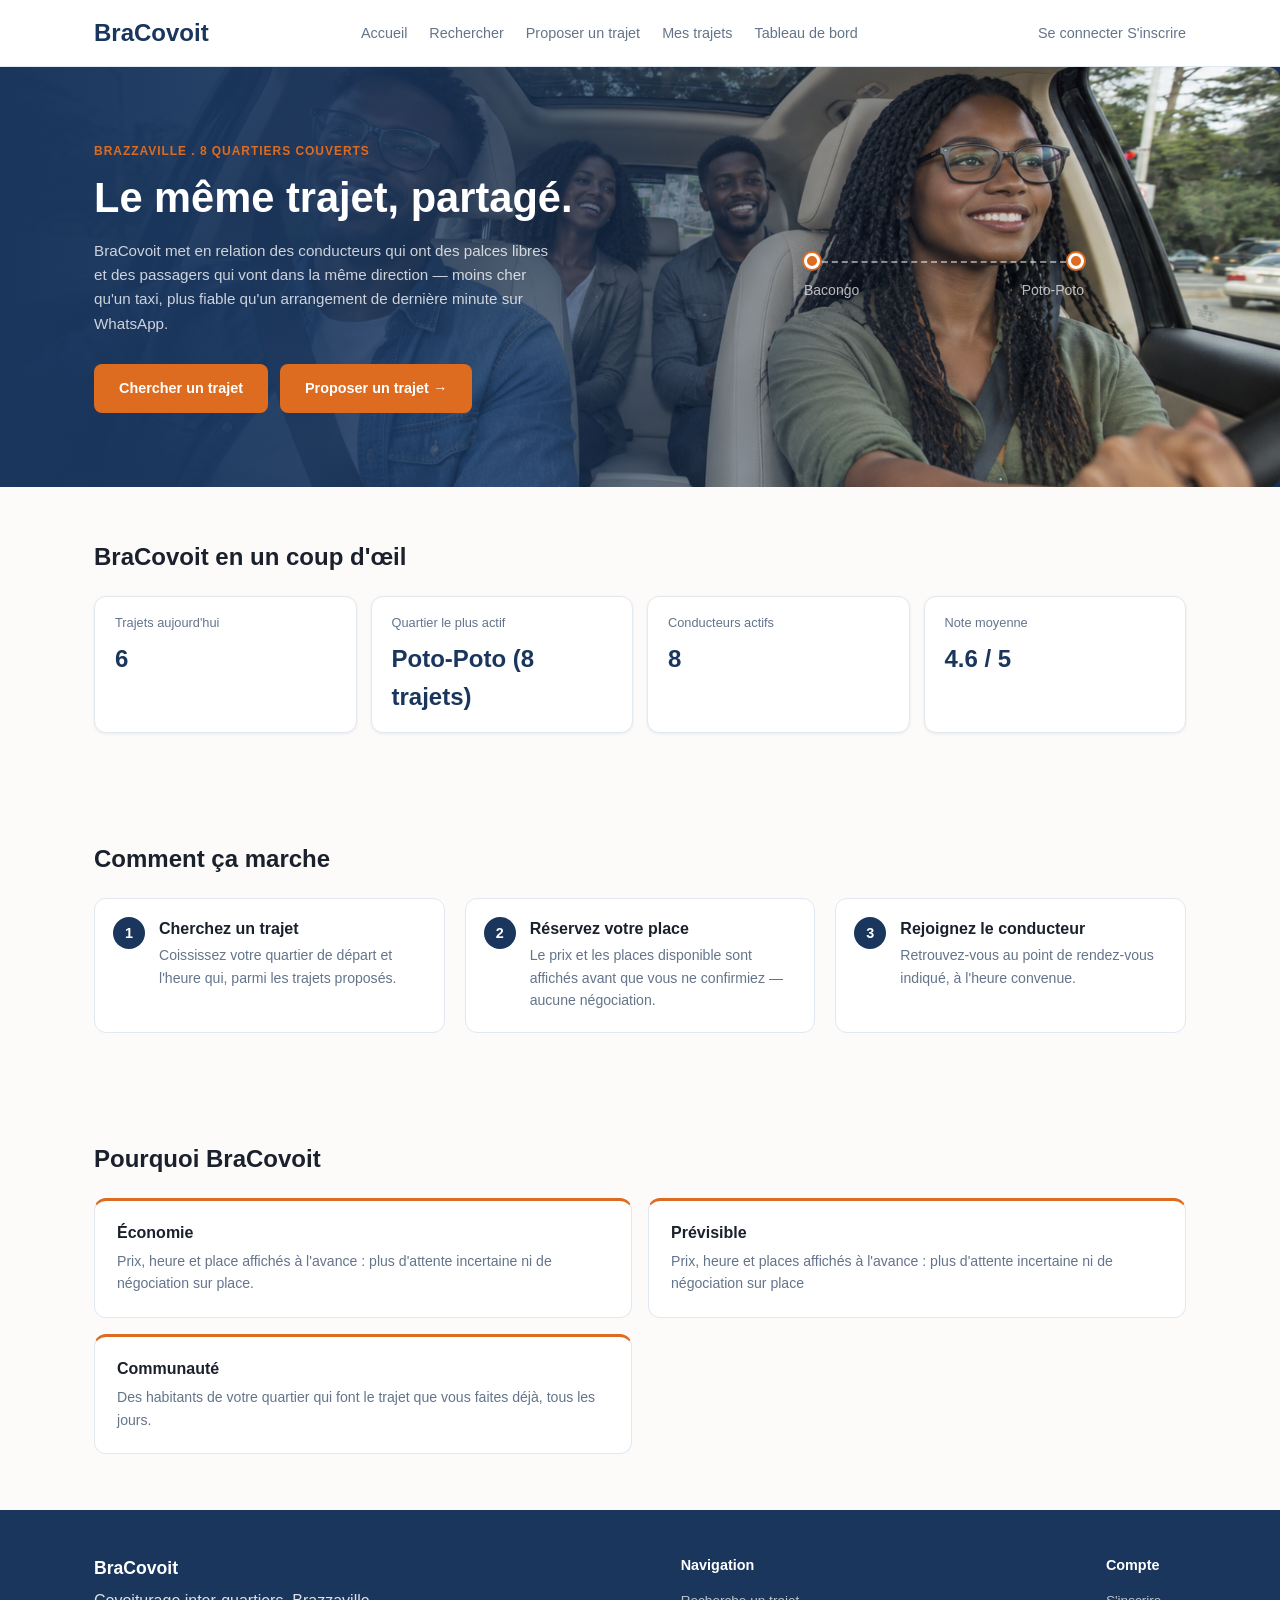
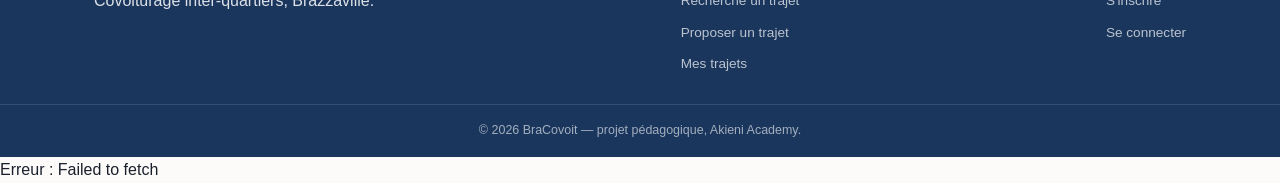
<file: frontend/accueil/index.html>
<!doctype html>
<html lang="fr">
  <head>
    <meta charset="UTF-8" />
    <meta name="viewport" content="width=device-width, initial-scale=1.0" />
    <title>BraCovoit — Accueil</title>
    <link rel="stylesheet" href="accueil.css" />
  </head>
  <body id="page-accueil">
    <!-- =====================================================================
       NAVIGATION — TODO (Dev FS1)
       Construire un menu de navigation vers les 9 pages du site (Accueil,
       Recherche, Proposer un trajet, Mes trajets, Tableau de bord,
       Inscription, Connexion).
       Doit inclure un menu burger fonctionnel en dessous de 768px.
       ===================================================================== -->

    <header class="site-header">
      <div class="container header-inner">
        <a href="index.html" class="logo">BraCovoit</a>

        <input type="checkbox" id="menu-toggle" class="menu-toggle" />
        <label for="menu-toggle" class="burger" aria-label="Ouvrir le menu">
          <span></span> <span></span><span></span>
        </label>

        <nav class="main-nav" aria-label="Navigation principale">
          <ul>
            <li><a href="index.html" aria-current="page">Accueil</a></li>
            <li>
              <a href="../recherche/recherche.html" aria-current="page"
                >Rechercher</a
              >
            </li>
            <li>
              <a href="../proposer/proposer.html" aria-current="page"
                >Proposer un trajet</a
              >
            </li>
            <li>
              <a href="../mes-trajets/mes-trajets.html" aria-current="page"
                >Mes trajets</a
              >
            </li>
            <li>
              <a href="../dashboard/dashboard.html" aria-current="page"
                >Tableau de bord</a
              >
            </li>
          </ul>

          <div id="nav-session">
            <!-- NE PAS MODIFIER l'id — main.js y affiche l'état de connexion -->
            <a href="../login/login.html" class="lien-session">seconnecter</a>
            <a href="../inscription/inscription.html" class="btn btn-small"
              >s'inscrire</a
            >
          </div>
        </nav>
      </div>
    </header>

    <main>
      <!-- =====================================================================
         HERO — TODO (Dev FS1)
         Section d'introduction : titre accrocheur, sous-titre expliquant le
         principe (mise en relation conducteurs/passagers à Brazzaville),
         bouton d'appel à l'action vers la page Recherche.
         ===================================================================== -->

      <section class="hero">
        <div class="hero-bg">
              <img
                src="images/imageCovoit.png"
                alt="image quatre passages souriant partageant un trajet en voiture à Brazzaville"
                class="hero-bg-image"
              />
              <div class="hero-gradient"></div>
            </div>
            
        <div class="container hero-inner">
          <div class="hero-text">
            <p class="eyebrow">Brazzaville . 8 quartiers couverts</p>
            <h1>Le même trajet, partagé.</h1>
            <p class="hero-desc">
              BraCovoit met en relation des conducteurs qui ont des palces
              libres et des passagers qui vont dans la même direction — moins
              cher qu'un taxi, plus fiable qu'un arrangement de dernière minute
              sur WhatsApp.
            </p>
            <div class="hero-actions">
              <a href="../recherche/recherche.html" class="btn btn-primary"
                >Chercher un trajet</a
              >
              <a href="../recherche/recherche.html" class="btn btn-primary"
                >Proposer un trajet →</a
              >
            </div>
          </div>

          <div class="hero-visual" aria-hidden="true">
            <div class="route-line">
              <span class="pin pin-depart"></span>
              <span class="pin pin-arrivee"></span>
            </div>
            <div class="route-labels">
              <span>Bacongo</span>
              <span>Poto-Poto</span>
            </div>
          </div>
        </div>
      </section>

      <!-- =====================================================================
         CARTES INDICATEURS — TODO (Dev FS1)
         Construire 4 cartes affichant les indicateurs clés du service.
         Layout : Flexbox ou Grid, responsive (1 colonne mobile, 2 colonnes
         tablette, 4 colonnes desktop).

         *** NE PAS MODIFIER les id ci-dessous — main.js les utilise pour
         injecter les valeurs calculées par le backend ***
         ===================================================================== -->

      <section class="section indicateurs">
        <div class="container">
          <h2 class="section-title">BraCovoit en un coup d'œil</h2>
          <div class="grille-indicateurs">
            <div class="carte-indicateur">
              <p class="label">Trajets aujourd'hui</p>
              <p class="valeur">6</p>
            </div>
            <div class="carte-indicateur">
              <p class="label">Quartier le plus actif</p>
              <p class="valeur">Poto-Poto (8 trajets)</p>
            </div>
            <div class="carte-indicateur">
              <p class="label">Conducteurs actifs</p>
              <p class="valeur">8</p>
            </div>
            <div class="carte-indicateur">
              <p class="label">Note moyenne</p>
              <p class="valeur">4.6 / 5</p>
            </div>
          </div>
        </div>
      </section>
      <!-- =====================================================================
         COMMENT ÇA MARCHE — TODO (Dev FS1)
         3 à 4 étapes illustrant le parcours utilisateur : rechercher un
         trajet → réserver une place → rejoindre le conducteur. Layout en
         ligne sur desktop, empilé sur mobile.
         ===================================================================== -->

      <section class="section comment-ca-marche">
        <div class="container">
          <h2 class="section-title">Comment ça marche</h2>

          <ol class="etapes">
            <li class="etape">
              <span class="etape-num">1</span>
              <h3>Cherchez un trajet</h3>
              <p>
                Coississez votre quartier de départ et l'heure qui, parmi les
                trajets proposés.
              </p>
            </li>
            <li class="etape">
              <span class="etape-num">2</span>
              <h3>Réservez votre place</h3>
              <p>
                Le prix et les places disponible sont affichés avant que vous ne
                confirmiez — aucune négociation.
              </p>
            </li>
            <li class="etape">
              <span class="etape-num">3</span>
              <h3>Rejoignez le conducteur</h3>
              <p>
                Retrouvez-vous au point de rendez-vous indiqué, à l'heure
                convenue.
              </p>
            </li>
          </ol>
        </div>
      </section>

      <!-- =====================================================================
         POURQUOI BRACOVOIT — TODO (Dev FS1)
         3 arguments clés (économique, écologique, communautaire par
         exemple). Layout en grille de cartes.
         ===================================================================== -->
      <section class="section pourquoi">
        <div class="container">
          <h2 class="section-title">Pourquoi BraCovoit</h2>

          <div class="grille-arguments">
            <article class="carte-argument">
              <h3>Économie</h3>
              <p>
                Prix, heure et place affichés à l'avance : plus d'attente
                incertaine ni de négociation sur place.
              </p>
            </article>
            <article class="carte-argument">
              <h3>Prévisible</h3>
              <p>
                Prix, heure et places affichés à l'avance : plus d'attente
                incertaine ni de négociation sur place
              </p>
            </article>
            <article class="carte-argument">
              <h3>Communauté</h3>
              <p>
                Des habitants de votre quartier qui font le trajet que vous
                faites déjà, tous les jours.
              </p>
            </article>
          </div>
        </div>
      </section>
    </main>

    <!-- FOOTER — TODO (Dev FS1) : liens utiles, mentions -->

    <footer class="site-footer">
      <div class="container footer-inner">
        <div class="footer-col">
          <p class="logo logo-light">BraCovoit</p>
          <p>Covoiturage inter-quartiers, Brazzaville.</p>
        </div>
        <div class="footer-col">
          <h4>Navigation</h4>
          <ul>
            <li>
              <a href="../recherche/recherche.html">Recherche un trajet</a>
            </li>
            <li><a href="../proposer/proposer.html">Proposer un trajet</a></li>
            <li><a href="../mes-trajets/mes-trajets.html">Mes trajets</a></li>
          </ul>
        </div>
        <div class="footer-col">
          <h4>Compte</h4>
          <ul>
            <li><a href="../inscription/inscription.html">S'inscrire</a></li>
            <li><a href="../login/login.html">Se connecter</a></li>
          </ul>
        </div>
      </div>
      <p class="footer-bottom">
        © 2026 BraCovoit — projet pédagogique, Akieni Academy.
      </p>
    </footer>
    <div id="erreur-globale" hidden></div>

    <!-- NE PAS MODIFIER — scripts de connexion au backend -->
    <script src="../functions.js"></script>
    <script src="../main.js"></script>
  </body>
</html>
</file>
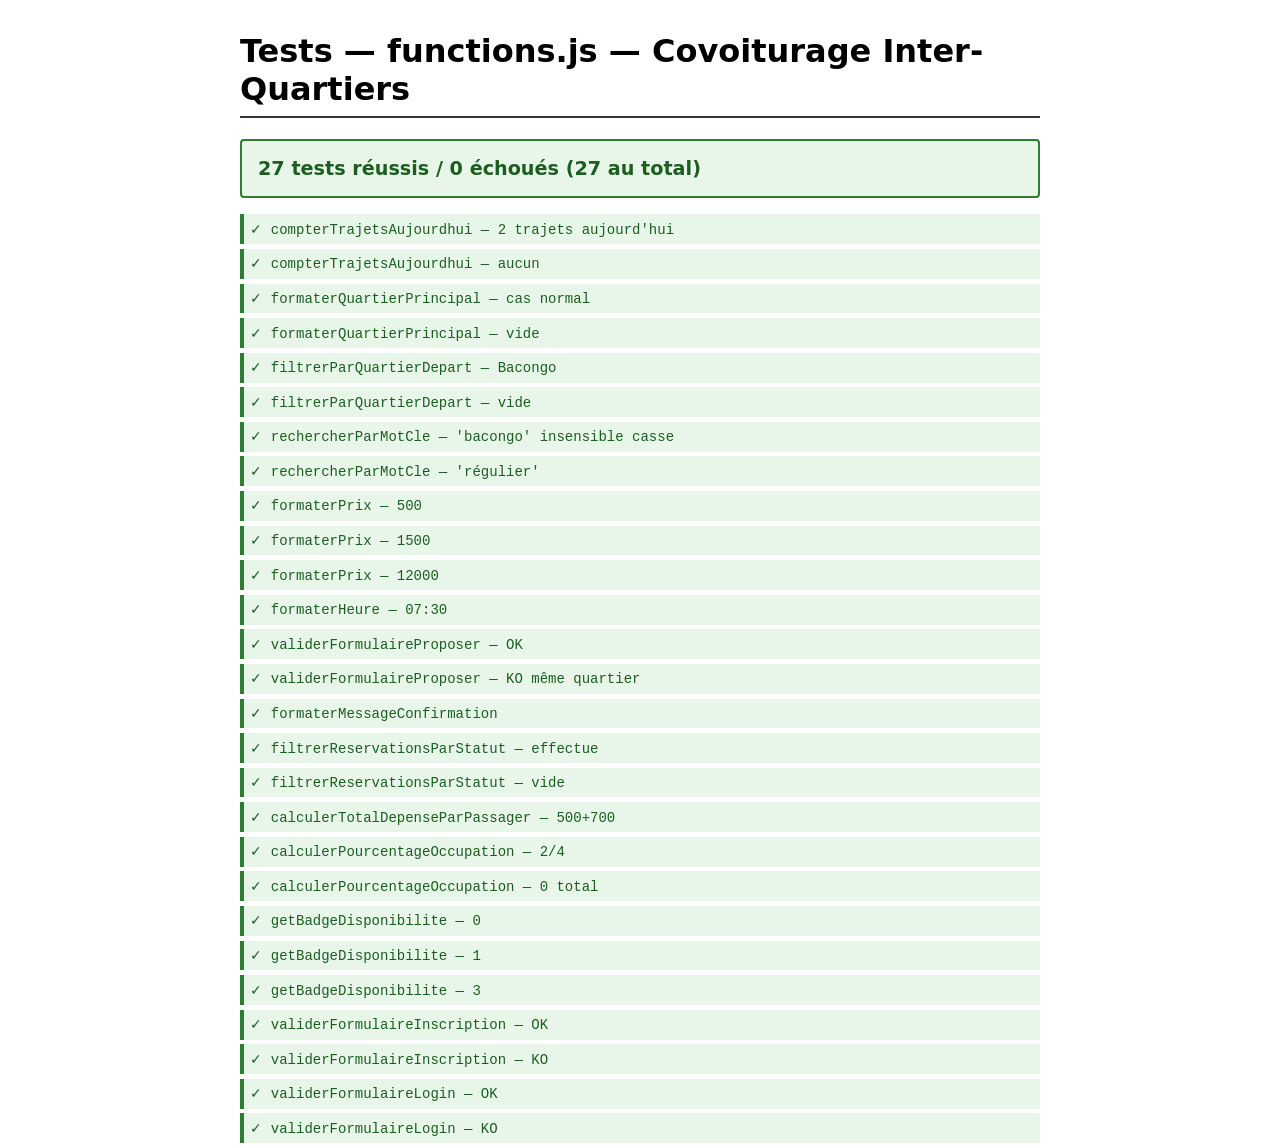
<file: frontend/functions.test.html>
<!DOCTYPE html>
<html lang="fr">
<head>
  <meta charset="UTF-8">
  <title>Tests — functions.js — Covoiturage</title>
  <style>
    body{font-family:system-ui,sans-serif;max-width:800px;margin:2rem auto;padding:0 1rem}
    h1{border-bottom:2px solid #333;padding-bottom:.5rem}
    .test{padding:.4rem;border-left:4px solid #ccc;margin:.3rem 0;font-family:monospace;font-size:14px}
    .pass{border-color:#2e7d32;background:#e8f5e9;color:#1b5e20}
    .fail{border-color:#c62828;background:#ffebee;color:#b71c1c}
    #summary{padding:1rem;font-size:1.2rem;font-weight:bold;margin-bottom:1rem;border-radius:4px}
    #summary.all-pass{background:#e8f5e9;color:#1b5e20;border:2px solid #2e7d32}
    #summary.some-fail{background:#ffebee;color:#b71c1c;border:2px solid #c62828}
  </style>
</head>
<body>
  <h1>Tests — functions.js — Covoiturage Inter-Quartiers</h1>
  <div id="summary"></div>
  <div id="results"></div>

  <script src="functions.js"></script>
  <script>
    const results = document.getElementById("results");
    let passed = 0, failed = 0;

    function assert(name, expected, actual) {
      const eq = JSON.stringify(expected) === JSON.stringify(actual);
      const div = document.createElement("div");
      div.className = "test " + (eq ? "pass" : "fail");
      div.textContent = (eq ? "✓ " : "✗ ") + name + (eq ? "" : ` (attendu: ${JSON.stringify(expected)}, obtenu: ${JSON.stringify(actual)})`);
      results.appendChild(div);
      if (eq) passed++; else failed++;
    }

    // Dev FS1
    assert("compterTrajetsAujourdhui — 2 trajets aujourd'hui",
      2, compterTrajetsAujourdhui([{date:"2026-07-27"},{date:"2026-07-28"},{date:"2026-07-27"}], "2026-07-27"));
    assert("compterTrajetsAujourdhui — aucun", 0, compterTrajetsAujourdhui([], "2026-07-27"));
    assert("formaterQuartierPrincipal — cas normal",
      "Poto-Poto (8 trajets)", formaterQuartierPrincipal({"Bacongo": 5, "Poto-Poto": 8, "Moungali": 3}));
    assert("formaterQuartierPrincipal — vide", "Aucun trajet", formaterQuartierPrincipal({}));

    // Dev FS2
    const tr = [
      {id:1, quartier_depart:"Bacongo", quartier_arrivee:"Poto-Poto", commentaire:""},
      {id:2, quartier_depart:"Moungali", quartier_arrivee:"Bacongo", commentaire:"régulier"},
      {id:3, quartier_depart:"Bacongo", quartier_arrivee:"Talangaï", commentaire:""},
    ];
    assert("filtrerParQuartierDepart — Bacongo", 2, filtrerParQuartierDepart(tr,"Bacongo").length);
    assert("filtrerParQuartierDepart — vide", 3, filtrerParQuartierDepart(tr,"").length);
    assert("rechercherParMotCle — 'bacongo' insensible casse", 3, rechercherParMotCle(tr,"BACONGO").length);
    assert("rechercherParMotCle — 'régulier'", 1, rechercherParMotCle(tr,"régulier").length);

    // Dev FS3
    assert("formaterPrix — 500", "500 FCFA", formaterPrix(500));
    assert("formaterPrix — 1500", "1 500 FCFA", formaterPrix(1500));
    assert("formaterPrix — 12000", "12 000 FCFA", formaterPrix(12000));
    assert("formaterHeure — 07:30", "07h30", formaterHeure("07:30"));

    // Dev FS4
    const okForm = {quartier_depart:"Bacongo",quartier_arrivee:"Poto-Poto",heure:"07:30",places_dispo:2,prix_place:500};
    assert("validerFormulaireProposer — OK", true, validerFormulaireProposer(okForm).valide);
    const badForm = {quartier_depart:"Bacongo",quartier_arrivee:"Bacongo",heure:"7:30",places_dispo:10,prix_place:0};
    assert("validerFormulaireProposer — KO même quartier", false, validerFormulaireProposer(badForm).valide);
    assert("formaterMessageConfirmation",
      "Bonjour Marie, votre réservation pour Bacongo → Poto-Poto à 07:30 a été enregistrée.",
      formaterMessageConfirmation("Marie","Bacongo","Poto-Poto","07:30"));

    // Dev FS5
    const res = [{statut:"effectue"},{statut:"annule"},{statut:"en_attente"}];
    assert("filtrerReservationsParStatut — effectue", 1, filtrerReservationsParStatut(res,"effectue").length);
    assert("filtrerReservationsParStatut — vide", 3, filtrerReservationsParStatut(res,"").length);
    const resPrix = [
      {statut:"effectue", trajet:{prix_place:500}},
      {statut:"annule", trajet:{prix_place:1000}},
      {statut:"en_attente", trajet:{prix_place:700}},
    ];
    assert("calculerTotalDepenseParPassager — 500+700", 1200, calculerTotalDepenseParPassager(resPrix));

    // Dev FS6
    assert("calculerPourcentageOccupation — 2/4", 50, calculerPourcentageOccupation(2,4));
    assert("calculerPourcentageOccupation — 0 total", 0, calculerPourcentageOccupation(0,0));
    assert("getBadgeDisponibilite — 0", {libelle:"Complet",classe:"badge-complet"}, getBadgeDisponibilite(0));
    assert("getBadgeDisponibilite — 1", {libelle:"1 place",classe:"badge-limite"}, getBadgeDisponibilite(1));
    assert("getBadgeDisponibilite — 3", {libelle:"3 places",classe:"badge-dispo"}, getBadgeDisponibilite(3));

    // Dev FS7
    const okInscription = {nom:"Marie", telephone:"066123456", mot_de_passe:"secret"};
    assert("validerFormulaireInscription — OK", true, validerFormulaireInscription(okInscription).valide);
    const badInscription = {nom:"", telephone:"123", mot_de_passe:"ab"};
    assert("validerFormulaireInscription — KO", false, validerFormulaireInscription(badInscription).valide);
    const okLogin = {telephone:"066123456", mot_de_passe:"secret"};
    assert("validerFormulaireLogin — OK", true, validerFormulaireLogin(okLogin).valide);
    const badLogin = {telephone:"", mot_de_passe:""};
    assert("validerFormulaireLogin — KO", false, validerFormulaireLogin(badLogin).valide);

    const summary = document.getElementById("summary");
    summary.textContent = `${passed} tests réussis / ${failed} échoués (${passed + failed} au total)`;
    summary.className = failed === 0 ? "all-pass" : "some-fail";
  </script>
</body>
</html>
</file>
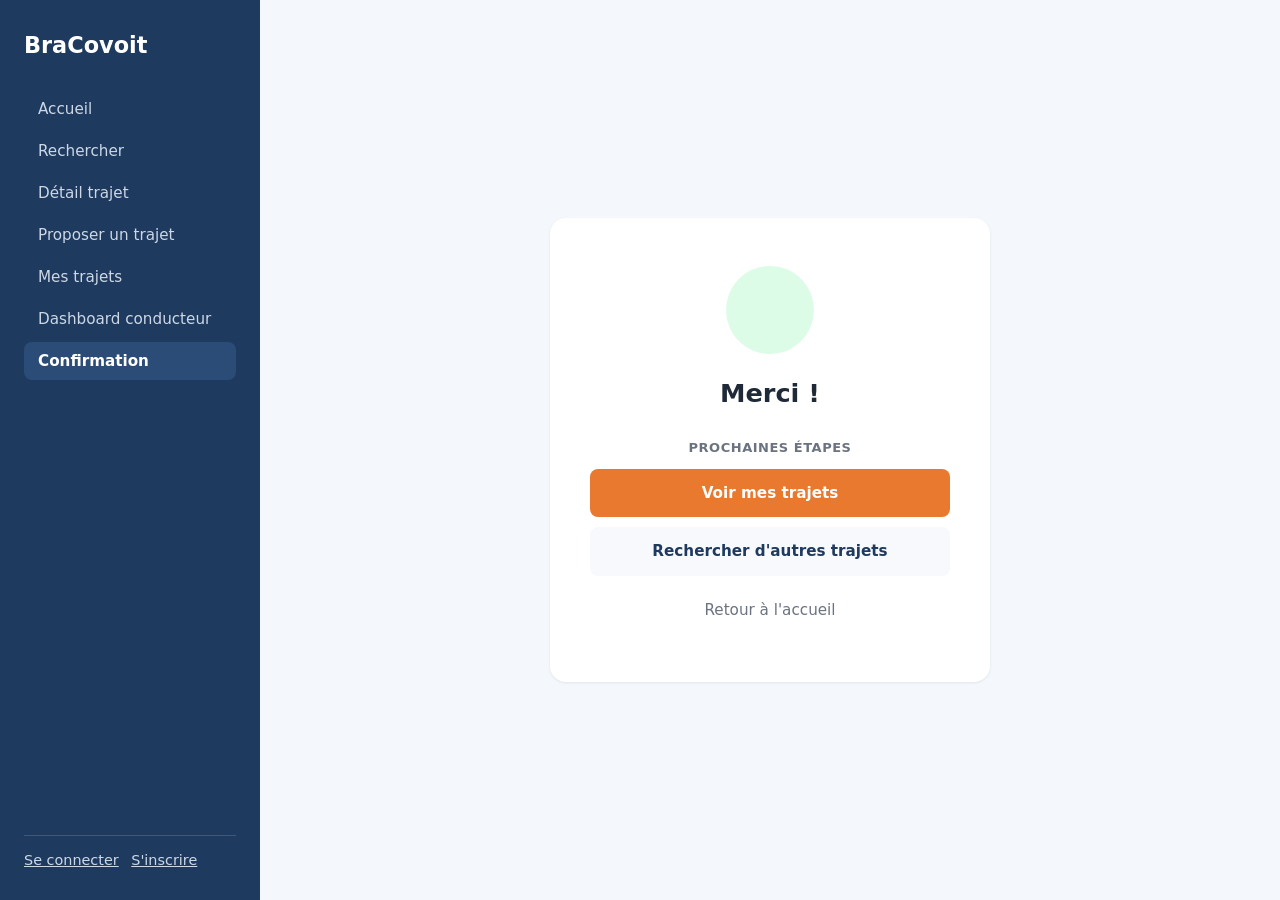
<file: frontend/confirmation/confirmation.html>
<!DOCTYPE html>
<html lang="fr">
<head>
  <meta charset="UTF-8">
  <meta name="viewport" content="width=device-width, initial-scale=1.0">
  <title>BraCovoit — Confirmation</title>
  <link rel="stylesheet" href="confirmation.css">
</head>
<body id="page-confirmation">

  <!-- NAVIGATION -->
  <nav class="sidebar">
    <p class="sidebar-titre">BraCovoit</p>
    <a href="../accueil/index.html">Accueil</a>
    <a href="../recherche/recherche.html">Rechercher</a>
    <a href="../trajet/trajet.html">Détail trajet</a>
    <a href="../proposer/proposer.html">Proposer un trajet</a>
    <a href="../mes-trajets/mes-trajets.html">Mes trajets</a>
    <a href="../dashboard/dashboard.html">Dashboard conducteur</a>
    <a href="confirmation.html" class="active">Confirmation</a>

    <!-- NE PAS MODIFIER l'id — main.js y affiche l'état de connexion -->
    <div id="nav-session"></div>
  </nav>

  <main>
    <!-- =====================================================================
         MESSAGE DE CONFIRMATION
         *** NE PAS MODIFIER l'id — main.js injecte le message ***
         ===================================================================== -->
    <section class="bloc-confirmation">
      <div class="icone-succes" aria-hidden="true"></div>
      <h1>Merci !</h1>
      <p id="confirmation-message"></p>

      <!-- PROCHAINES ÉTAPES — NE PAS MODIFIER les href/id des liens -->
      <section class="prochaines-etapes">
        <h2>Prochaines étapes</h2>
        <a id="lien-mes-trajets" href="../mes-trajets/mes-trajets.html" class="etape etape-principale">Voir mes trajets</a>
        <a href="../recherche/recherche.html" class="etape">Rechercher d'autres trajets</a>
        <a href="../accueil/index.html" class="etape etape-discrete">Retour à l'accueil</a>
      </section>
    </section>
  </main>

  <script src="../functions.js"></script>
  <script src="../main.js"></script>
</body>
</html>
</file>
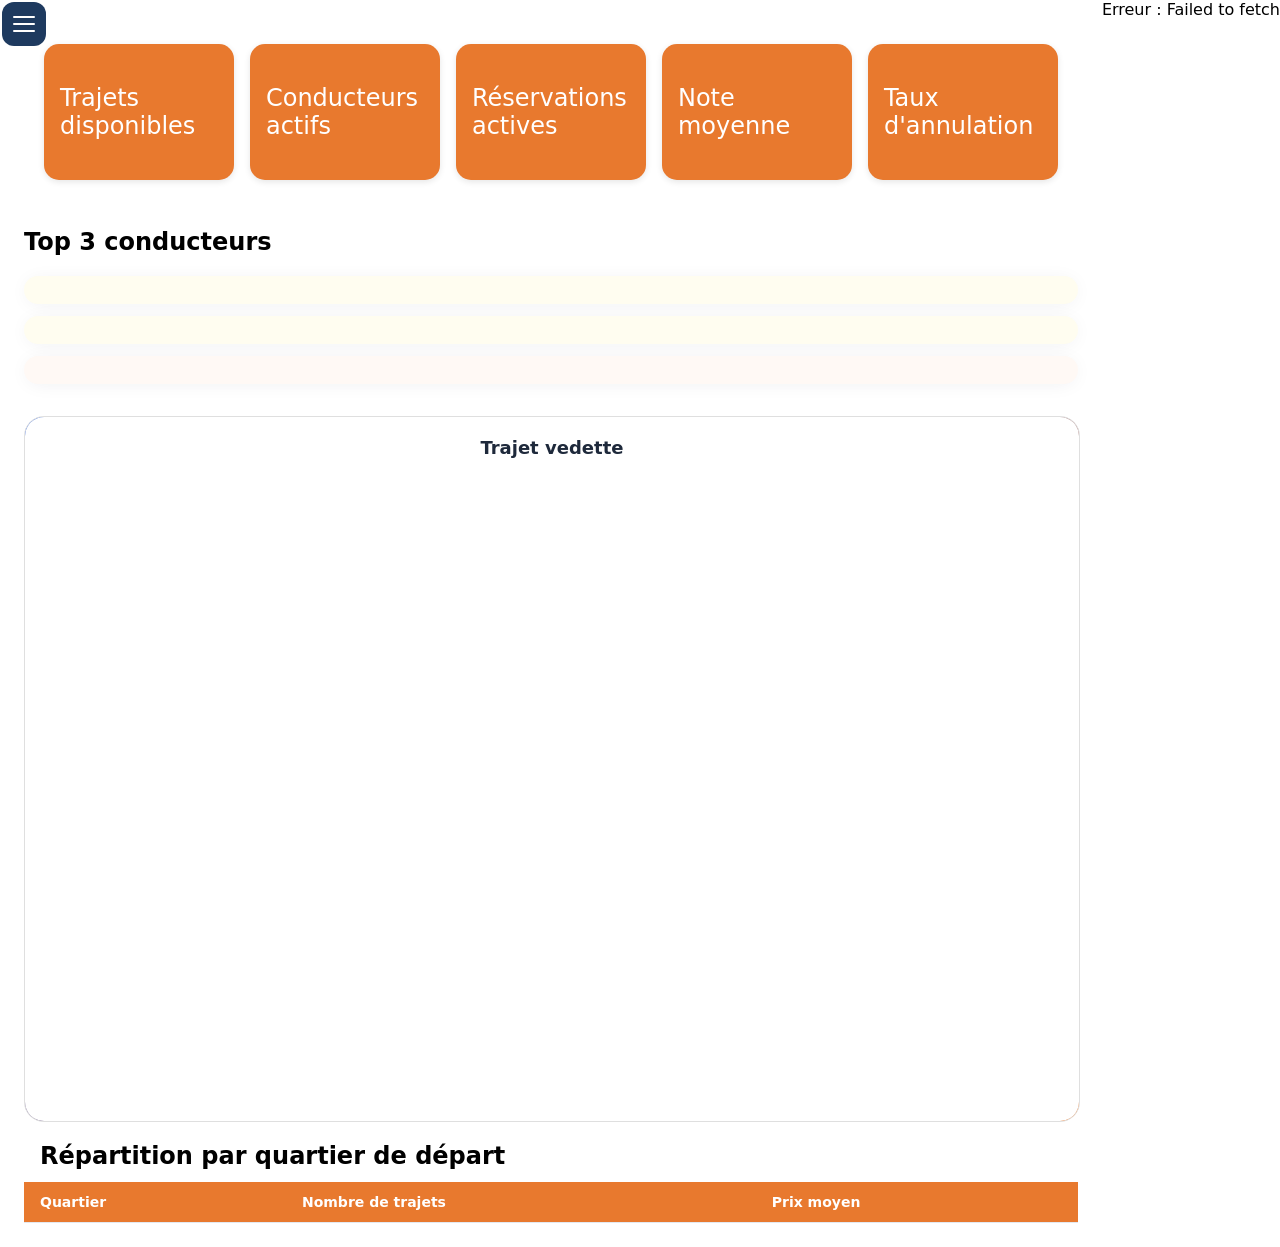
<file: frontend/dashboard/dashboard.html>
<!doctype html>
<html lang="fr">
  <head>
    <meta charset="UTF-8" />
    <meta name="viewport" content="width=device-width, initial-scale=1.0" />
    <title>BraCovoit — Tableau de bord</title>
    <link rel="stylesheet" href="dashboard.css" />
  </head>
  <body id="page-dashboard">
    <!-- NAVIGATION — TODO (Dev FS6) -->
    <button id="btn-menu" class="btn-hamburger" aria-label="ouvrir le menu">
      <span class="bar"></span>
      <span class="bar"></span>
      <span class="bar"></span>
    </button>

    <div id="overlay-menu" class="overlay-menu"></div>

    <aside id="sidebar" class="sidebar">
      <div class="sidebar-logo">BraCovoit</div>
      <div>
        <a href="../accueil/index.html">Accueil</a>
        <a href="../recherche/recherche.html">Rechercher</a>
        <a href="../trajet/trajet.html">Détail trajet</a>
        <a href="../proposer/proposer.html">Proposer un trajet</a>
        <a href="../mes-trajets/mes-trajets.html">Mes trajets</a>
        <a href="dashboard.html" class="active">Dashboard conducteur</a>
        <a href="../confirmation/confirmation.html">Confirmation</a>
      </div>

      <!-- NE PAS MODIFIER l'id — main.js y affiche l'état de connexion -->
      <div id="nav-session"></div>
    </aside>
    <div class="contenu-page">
      <main>
        <!-- =====================================================================
         CARTES INDICATEURS — TODO (Dev FS6)
         5 cartes chiffres clés. Layout : Grid responsive (1 colonne mobile,
         2-3 tablette, 5 desktop).

         *** NE PAS MODIFIER les id ci-dessous — main.js les utilise ***
         ===================================================================== -->
        <section class="grille-indicateurs">
          <div class="carte-indicateur">
            <p class="label">Trajets disponibles</p>
            <p id="d-trajets" class="valeur"></p>
          </div>
          <div class="carte-indicateur">
            <p class="label">Conducteurs actifs</p>
            <p id="d-conducteurs" class="valeur"></p>
          </div>
          <div class="carte-indicateur">
            <p class="label">Réservations actives</p>
            <p id="d-reservations" class="valeur"></p>
          </div>
          <div class="carte-indicateur">
            <p class="label">Note moyenne</p>
            <p id="d-note" class="valeur"></p>
          </div>
          <div class="carte-indicateur">
            <p class="label">Taux d'annulation</p>
            <p id="d-taux-annulation" class="valeur"></p>
          </div>
        </section>

        <!-- =====================================================================
         TOP CONDUCTEURS — TODO (Dev FS6)
         main.js remplit cette liste ordonnée avec des <li> contenant un
         rang, un nom, une note et un nombre de trajets. Stylez comme un
         podium ou un classement numéroté.

         *** NE PAS MODIFIER l'id ***
         ===================================================================== -->
        <section>
          <h2>Top 3 conducteurs</h2>
          <ol id="d-top-conducteurs">
            <li></li>
            <li></li>
            <li></li>
          </ol>
        </section>

        <!-- TRAJET VEDETTE — TODO (Dev FS6) : mettre en avant visuellement
         ce trajet (encart distinctif).
         *** NE PAS MODIFIER l'id *** -->
        <section class="encart-vedette">
          <h2>Trajet vedette</h2>
          <div class="encart-vedette-contenu">
            <iframe
              src="https://www.google.com/maps?saddr=Bacongo,+2+Rue+Nkouka+Batéké, +Brazzaville&daddr=Mosquée+Sounna,+141+Rue+Bacongo,+Brazzaville&output=embed"
              width="600"
              height="450"
              style="border: 0"
              allowfullscreen=""
              loading="lazy"
              referrerpolicy="no-referrer-when-downgrade"
              frameborder="0"
            ></iframe>
          </div>
          <p id="d-trajet-top" class="encart-vedette-texte"></p>
        </section>

        <!-- =====================================================================
         TABLEAU PAR QUARTIER — TODO (Dev FS6)
         Mettre en forme le tableau (bordures, alternance de lignes,
         responsive : passage en cartes empilées sous 600px si besoin).

         *** NE PAS MODIFIER l'id ***
         ===================================================================== -->
        <section class="section-quartier">
          <h2>Répartition par quartier de départ</h2>
          <table class="Tableau-contenu">
            <thead>
              <tr>
                <th class="Tableau-elements">Quartier</th>
                <th class="Tableau-elements">Nombre de trajets</th>
                <th class="Tableau-elements">Prix moyen</th>
              </tr>
            </thead>
            <tbody id="d-trajets-par-quartier"></tbody>
          </table>
        </section>
      </main>
    </div>
    <div id="erreur-globale" hidden></div>

    <script src="../functions.js"></script>
    <script src="../main.js"></script>
    <script src="dashboard.js"></script>
  </body>
</html>
</file>
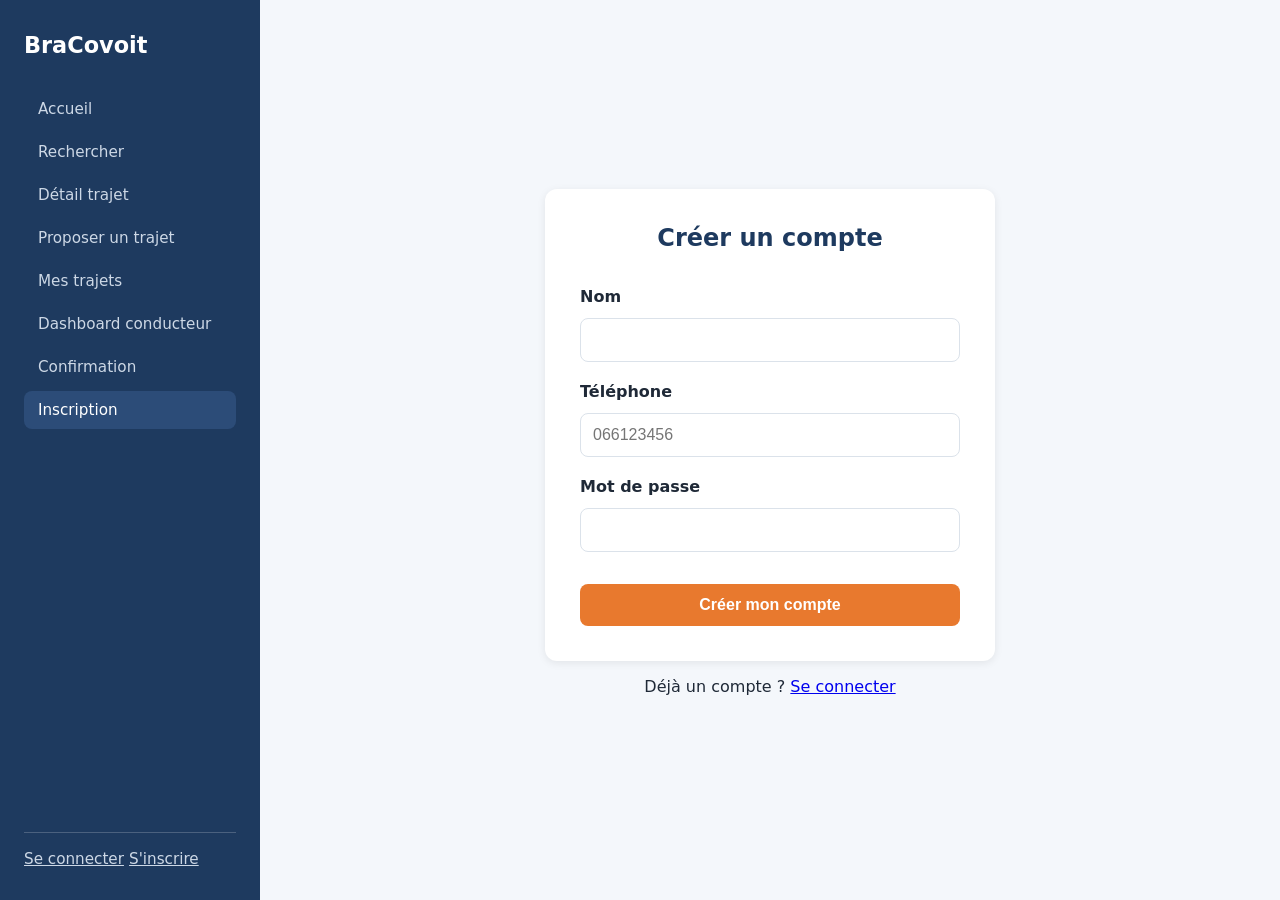
<file: frontend/inscription/inscription.html>
<!DOCTYPE html>
<html lang="fr">
<head>
  <meta charset="UTF-8">
  <meta name="viewport" content="width=device-width, initial-scale=1.0">
  <title>BraCovoit — Inscription</title>
  <link rel="stylesheet" href="inscription.css">
</head>
<body id="page-inscription">

  <!-- NAVIGATION — TODO (Dev FS7) -->
   <nav class="sidebar">
    <p class="sidebar-logo">BraCovoit</p>

    <ul class="sidebar-links">
      <li><a href="../accueil/index.html">Accueil</a></li>
      <li><a href="../recherche/recherche.html">Rechercher</a></li>
      <li><a href="../trajet/trajet.html">Détail trajet</a></li>
      <li><a href="../proposer/proposer.html">Proposer un trajet</a></li>
      <li><a href="../mes-trajets/mes-trajets.html">Mes trajets</a></li>
      <li><a href="../dashboard/dashboard.html">Dashboard conducteur</a></li>
      <li><a href="../confirmation/confirmation.html">Confirmation</a></li>
      <li><a href="inscription.html" class="active">Inscription</a></li>
    </ul>

    <div id="nav-session"></div>
  </nav>

  <!-- NE PAS MODIFIER l'id — main.js y affiche l'état de connexion -->

  <main>
    <!-- =====================================================================
         FORMULAIRE — TODO (Dev FS7)
         Mettre en forme le formulaire d'inscription : nom, téléphone,
         mot de passe. Prévoir un layout clair en colonne, avec des labels
         visibles pour chaque champ.

         *** NE PAS MODIFIER les id ci-dessous — main.js les utilise ***
         ===================================================================== -->
    <form id="form-inscription">
      <label for="i-nom">Nom</label>
      <input type="text" id="i-nom">

      <label for="i-telephone">Téléphone</label>
      <input type="tel" id="i-telephone" placeholder="066123456">

      <label for="i-mot-de-passe">Mot de passe</label>
      <input type="password" id="i-mot-de-passe">

      <button type="submit">Créer mon compte</button>
    </form>

    <!-- Zone d'erreurs de validation — TODO (Dev FS7) : mettre en forme la
         liste <ul><li> injectée par main.js en cas de formulaire invalide.
         NE PAS MODIFIER l'id. -->
    <div id="erreurs-form" hidden></div>

    <!-- LIEN VERS LOGIN — TODO (Dev FS7) : lien "Déjà un compte ? Se connecter"
         pointant vers ../login/login.html -->
  
    <p class="register-link">Déjà un compte ? <a href="../login/login.html">Se connecter</a></p>
  </main>

  <div id="erreur-globale" hidden></div>

  <script src="../functions.js"></script>
  <script src="../main.js"></script>
</body>
</html>
</file>
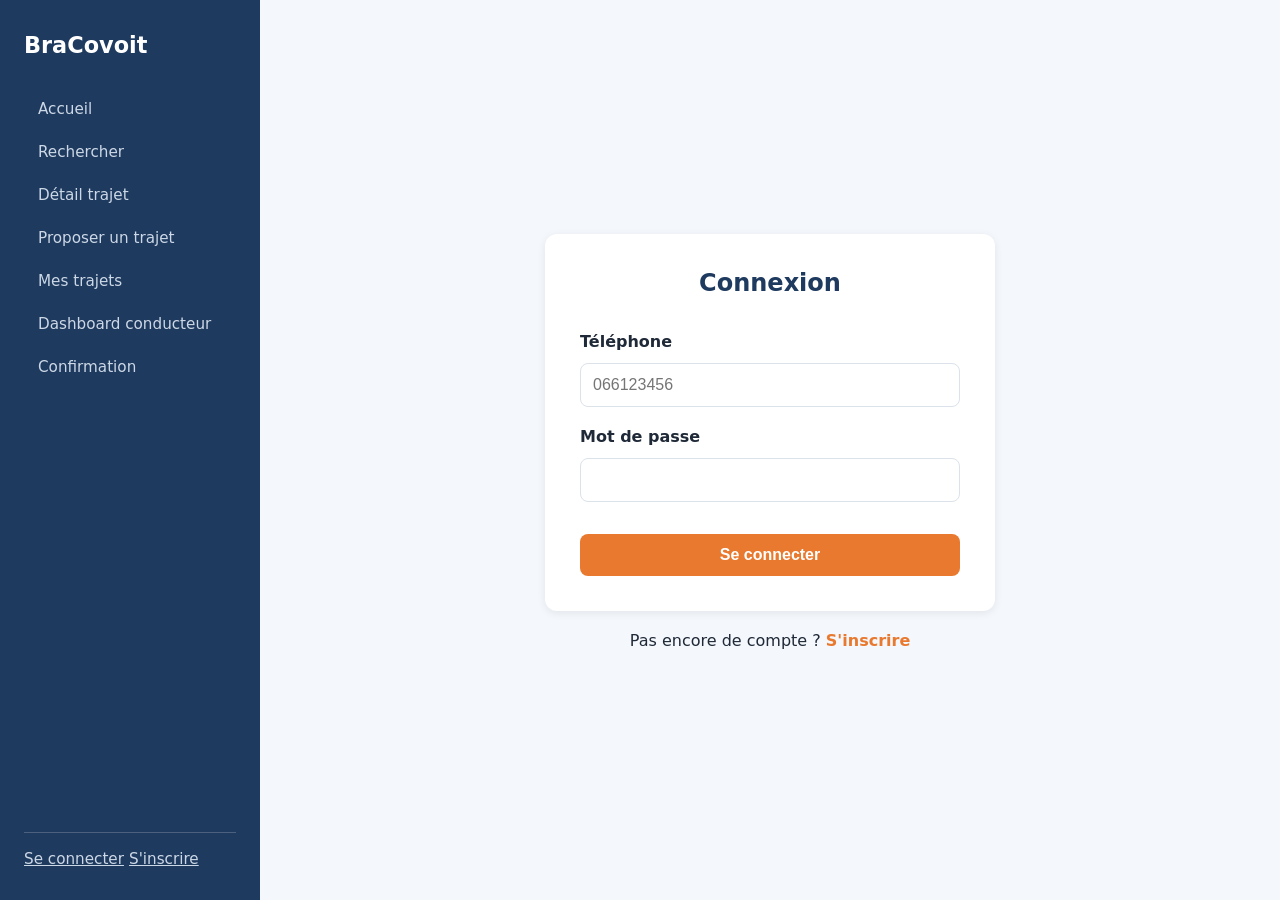
<file: frontend/login/login.html>
<!DOCTYPE html>
<html lang="fr">
<head>
  <meta charset="UTF-8">
  <meta name="viewport" content="width=device-width, initial-scale=1.0">
  <title>BraCovoit — Connexion</title>
  <link rel="stylesheet" href="login.css">
</head>
<body id="page-login">

  <!-- NAVIGATION — TODO (Dev FS7) -->
<nav class="sidebar">
    <p class="sidebar-logo">BraCovoit</p>

    <ul class="sidebar-links">
      <li><a href="../accueil/index.html">Accueil</a></li>
      <li><a href="../recherche/recherche.html">Rechercher</a></li>
      <li><a href="../trajet/trajet.html">Détail trajet</a></li>
      <li><a href="../proposer/proposer.html">Proposer un trajet</a></li>
      <li><a href="../mes-trajets/mes-trajets.html">Mes trajets</a></li>
      <li><a href="../dashboard/dashboard.html">Dashboard conducteur</a></li>
      <li><a href="../confirmation/confirmation.html">Confirmation</a></li>
    </ul>

    <div id="nav-session"></div>
  </nav>
  <main>
    <!-- =====================================================================
         FORMULAIRE — TODO (Dev FS7)
         Mettre en forme le formulaire de connexion : téléphone, mot de
         passe. Prévoir un layout clair en colonne, avec des labels
         visibles pour chaque champ.

         *** NE PAS MODIFIER les id ci-dessous — main.js les utilise ***
         ===================================================================== -->
    <form id="form-login">
      <label for="l-telephone">Téléphone</label>
      <input type="tel" id="l-telephone" placeholder="066123456">

      <label for="l-mot-de-passe">Mot de passe</label>
      <input type="password" id="l-mot-de-passe">

      <button type="submit">Se connecter</button>
    </form>

    <!-- Zone d'erreurs de validation — TODO (Dev FS7) : mettre en forme la
         liste <ul><li> injectée par main.js en cas de formulaire invalide.
         NE PAS MODIFIER l'id. -->
    <div id="erreurs-form" hidden></div>

    <!-- LIEN VERS INSCRIPTION — TODO (Dev FS7) : lien "Pas encore de compte ?
         S'inscrire" pointant vers ../inscription/inscription.html -->
    <p class="register-link">Pas encore de compte ? <a href="../inscription/inscription.html">S'inscrire</a></p>
  </main>

  <div id="erreur-globale" hidden></div>

  <script src="../functions.js"></script>
  <script src="../main.js"></script>
</body>
</html>
</file>
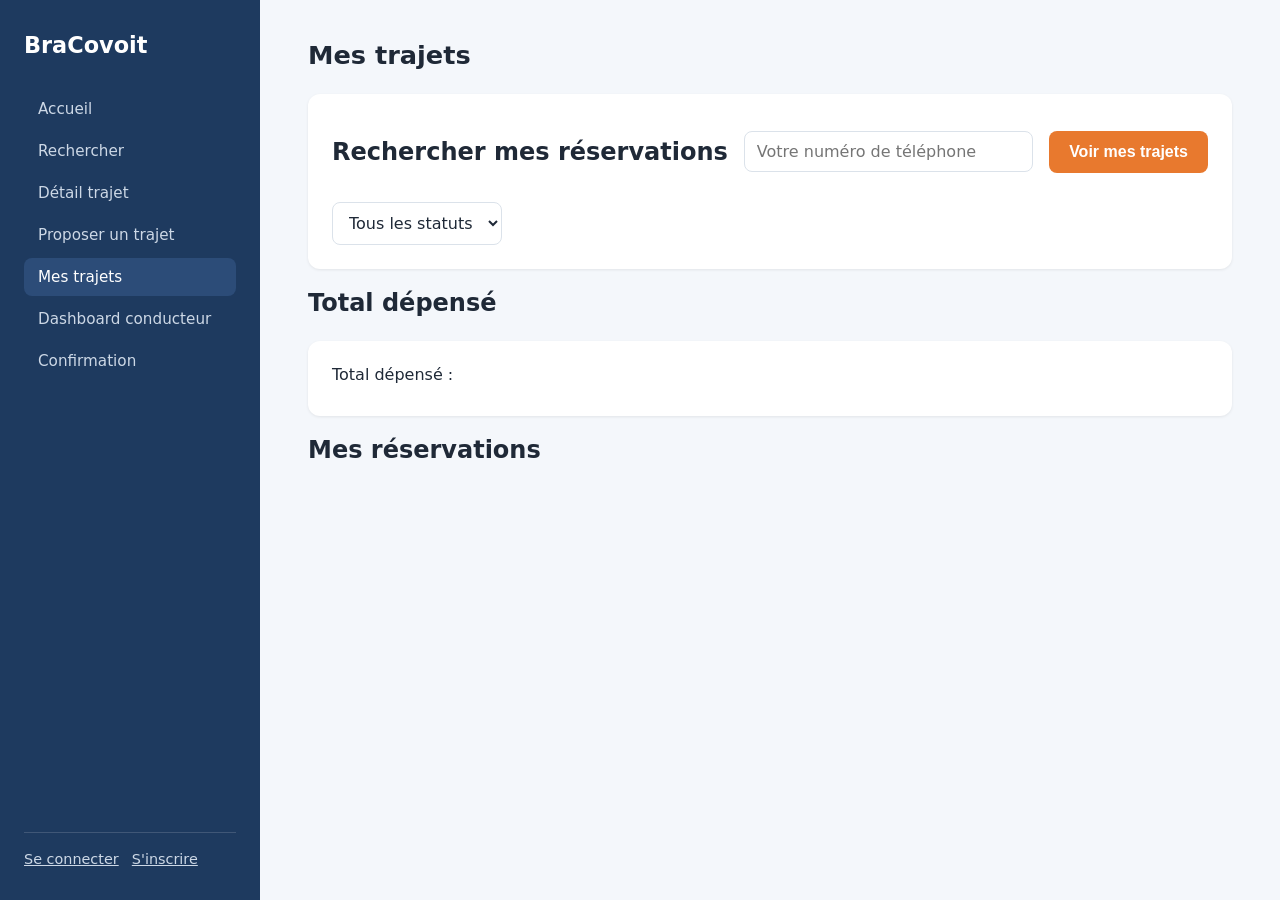
<file: frontend/mes-trajets/mes-trajets.html>
<!doctype html>
<html lang="fr">
  <head>
    <meta charset="UTF-8" />
    <meta name="viewport" content="width=device-width, initial-scale=1.0" />
    <title>BraCovoit — Mes trajets</title>
    <link rel="stylesheet" href="mes-trajets.css" />
  </head>

  <body id="page-mes-trajets">
    <!-- NAVIGATION — TODO (Dev FS5) -->
    <nav class="sidebar">
      <p class="sidebar-logo">BraCovoit</p>

      <ul class="sidebar-links">
        <li><a href="../accueil/index.html">Accueil</a></li>
        <li><a href="../recherche/recherche.html">Rechercher</a></li>
        <li><a href="../trajet/trajet.html">Détail trajet</a></li>
        <li><a href="../proposer/proposer.html">Proposer un trajet</a></li>
        <li>
          <a href="mes-trajets.html" class="active"> Mes trajets </a>
        </li>
        <li>
          <a href="../dashboard/dashboard.html"> Dashboard conducteur </a>
        </li>
        <li>
          <a href="../confirmation/confirmation.html"> Confirmation </a>
        </li>
      </ul>
      <div id="nav-session"></div>
    </nav>

    <!-- NE PAS MODIFIER l'id — main.js y affiche l'état de connexion -->

    <main>
      <h1>Mes trajets</h1>

      <!-- =====================================================================
         RECHERCHE PAR NUMÉRO — TODO (Dev FS5)
         Mettre en forme le bloc de saisie du numéro de téléphone, le
         bouton de chargement et le filtre de statut. Layout en ligne sur
         desktop, empilé sur mobile.

         *** NE PAS MODIFIER les id ci-dessous — main.js les utilise ***
         ===================================================================== -->

      <section class="barre-recherche-tel">
        <h2>Rechercher mes réservations</h2>

        <input
          type="text"
          id="mt-tel"
          placeholder="Votre numéro de téléphone"
        />

        <button id="btn-charger-mestrajets">Voir mes trajets</button>

        <select id="mt-filtre-statut">
          <option value="">Tous les statuts</option>

          <option value="effectue">Effectués</option>

          <option value="en_attente">En attente</option>

          <option value="annule">Annulés</option>
        </select>
      </section>

      <!-- TOTAL DÉPENSÉ — TODO (Dev FS5) : mettre en avant ce chiffre
         visuellement (encart ou bandeau).
         *** NE PAS MODIFIER l'id *** -->

      <section class="bloc-total">
        <h2>Total dépensé</h2>

        <p class="total-depense">
          Total dépensé :
          <strong id="mt-total"></strong>
        </p>
      </section>

      <!-- =====================================================================
         LISTE DES RÉSERVATIONS — TODO (Dev FS5)
         main.js remplit ce conteneur avec des cartes .carte-reservation,
         chacune avec un <h3>, des <p> (date, conducteur, prix), et un
         <span class="statut statut-effectue|statut-en_attente|statut-annule">.
         Prévoyez une couleur distincte par statut. Layout en liste verticale
         ou grille selon votre choix.

         *** NE PAS MODIFIER l'id ***
         ===================================================================== -->

      <section class="reservations">
        <h2>Mes réservations</h2>

        <div id="mt-liste"></div>
      </section>
    </main>

    <div id="erreur-globale" hidden></div>

    <script src="../functions.js"></script>
    <script src="../main.js"></script>
  </body>
</html>
</file>
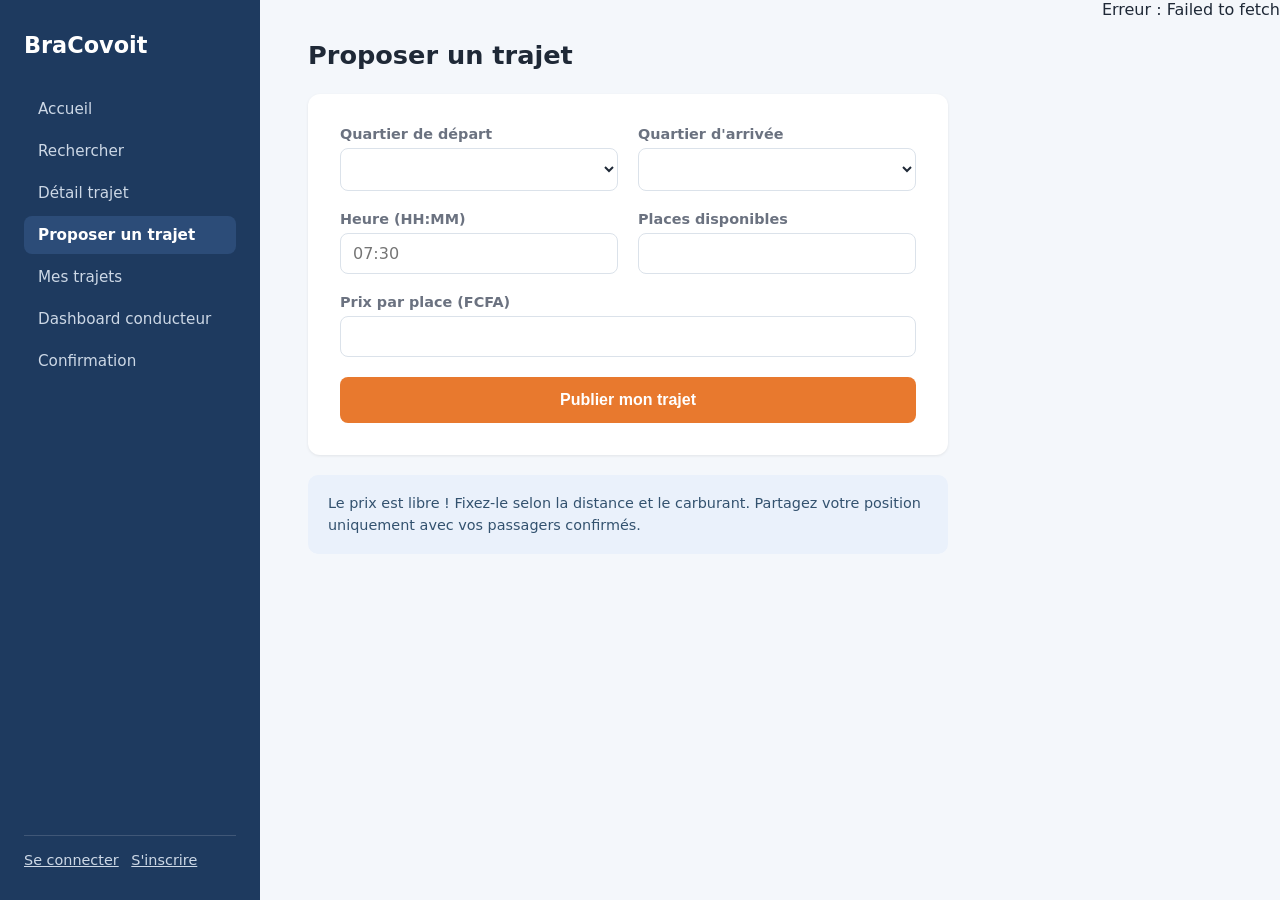
<file: frontend/proposer/proposer.html>
<!DOCTYPE html>
<html lang="fr">
<head>
  <meta charset="UTF-8">
  <meta name="viewport" content="width=device-width, initial-scale=1.0">
  <title>BraCovoit — Proposer un trajet</title>
  <link rel="stylesheet" href="proposer.css">
</head>
<body id="page-proposer">

  <!-- NAVIGATION — TODO (Dev FS4) -->
  <nav class="sidebar">
    <p class="sidebar-logo">BraCovoit</p>

    <ul class="sidebar-links">
      <li><a href="../accueil/index.html">Accueil</a></li>
      <li><a href="../recherche/recherche.html">Rechercher</a></li>
      <li><a href="../trajet/trajet.html">Détail trajet</a></li>
      <li><a href="proposer.html" class="active">Proposer un trajet</a></li>
      <li><a href="../mes-trajets/mes-trajets.html">Mes trajets</a></li>
      <li><a href="../dashboard/dashboard.html">Dashboard conducteur</a></li>
      <li><a href="../confirmation/confirmation.html">Confirmation</a></li>
    </ul>

    <!-- NE PAS MODIFIER l'id — main.js y affiche l'état de connexion -->
    <div id="nav-session"></div>
  </nav>  

  <main>
    <h1>Proposer un trajet</h1>
    <!-- =====================================================================
         FORMULAIRE — TODO (Dev FS4)
         Mettre en forme le formulaire de proposition de trajet : les deux
         sélecteurs de quartier (départ/arrivée) sont remplis dynamiquement
         par main.js via l'API /api/quartiers, vous stylez leur apparence.
         Prévoir un layout clair en colonne, avec des labels visibles pour
         chaque champ.

         *** NE PAS MODIFIER les id ci-dessous — main.js les utilise ***
         ===================================================================== -->
    <form id="form-proposer">
      <div class="form-row">
        <div class="form-field">
          <label for="p-depart">Quartier de départ</label>
          <select id="p-depart"></select>
        </div>

        <div class="form-field">
          <label for="p-arrivee">Quartier d'arrivée</label>
          <select id="p-arrivee"></select>
        </div>
      </div>

      <div class="form-row">
        <div class="form-field">
          <label for="p-heure">Heure (HH:MM)</label>
          <input type="text" id="p-heure" placeholder="07:30">
        </div>

        <div class="form-field">
          <label for="p-places">Places disponibles</label>
          <input type="number" id="p-places" min="1" max="8">
        </div>
      </div>

      <div class="form-field">
        <label for="p-prix">Prix par place (FCFA)</label>
        <input type="number" id="p-prix" min="1">
      </div>

      <button type="submit">Publier mon trajet</button>
    </form>

    <!-- Zone d'erreurs de validation — TODO (Dev FS4) : mettre en forme la
         liste <ul><li> injectée par main.js en cas de formulaire invalide.
         NE PAS MODIFIER l'id. -->
    <div id="erreurs-form" class="erreurs-form" hidden></div>

    <!-- BLOC D'AIDE — TODO (Dev FS4) : encart explicatif optionnel
         (ex. rappel que le prix est libre, conseils de sécurité) -->
    <aside class="bloc-aide">
      <p>Le prix est libre ! Fixez-le selon la distance et le carburant. Partagez votre position uniquement avec vos passagers confirmés.</p>
    </aside>
  </main>

  <div id="erreur-globale" hidden></div>

  <script src="../functions.js"></script>
  <script src="../main.js"></script>
</body>
</html>
</file>
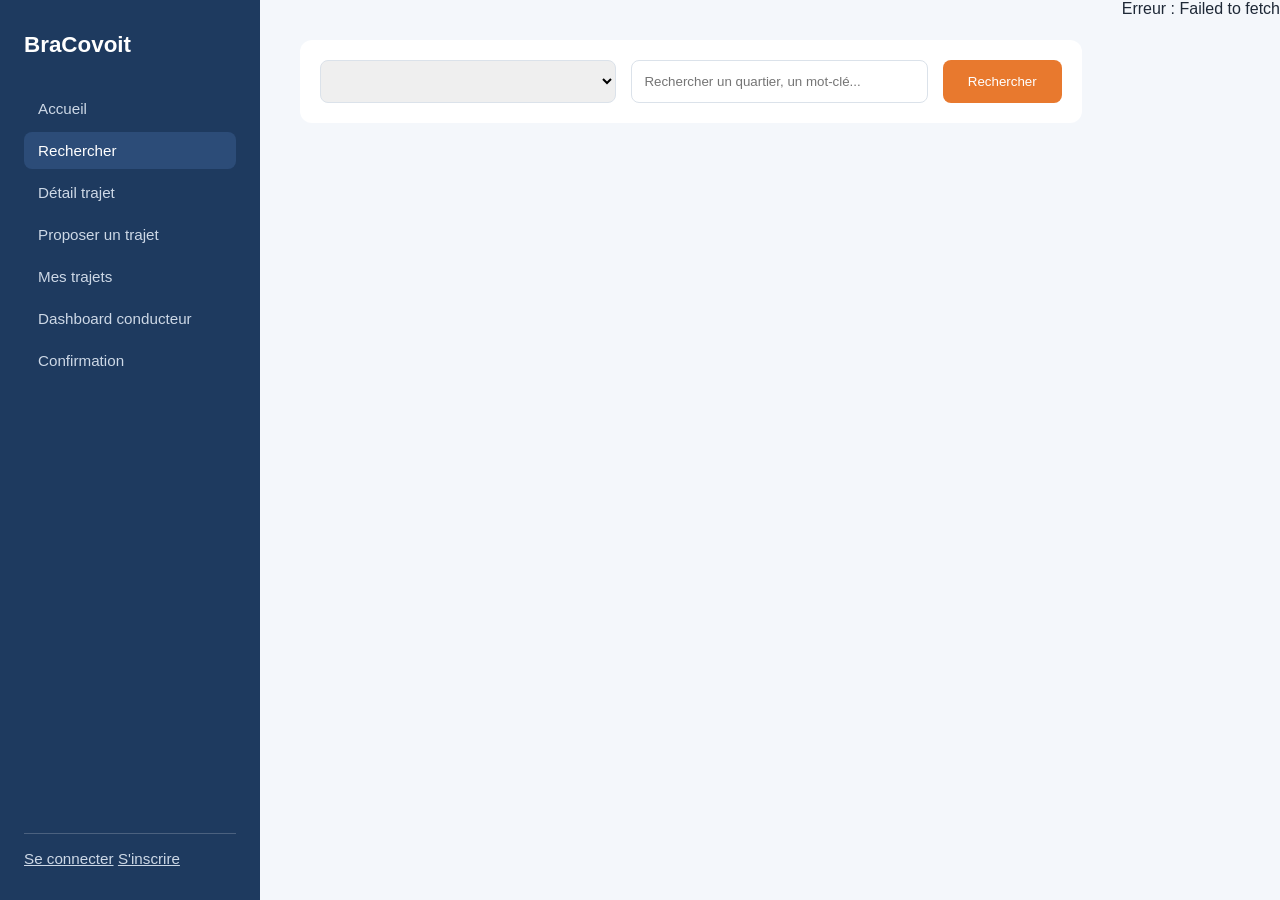
<file: frontend/recherche/recherche.html>
<!DOCTYPE html>
<html lang="fr">
<head>
  <meta charset="UTF-8">
  <meta name="viewport" content="width=device-width, initial-scale=1.0">
  <title>BraCovoit — Recherche</title>
  <link rel="stylesheet" href="recherche.css">
</head>
<body id="page-recherche">

  <!-- NAVIGATION — TODO (Dev FS2) -->
  <nav class="sidebar">
    <p class="sidebar-logo">BraCovoit</p>

    <ul class="sidebar-links">
      <li><a href="../accueil/index.html">Accueil</a></li>
      <li><a href="recherche.html" class="active">Rechercher</a></li>
      <li><a href="../trajet/trajet.html">Détail trajet</a></li>
      <li><a href="../proposer/proposer.html">Proposer un trajet</a></li>
      <li><a href="../mes-trajets/mes-trajets.html">Mes trajets</a></li>
      <li><a href="../dashboard/dashboard.html">Dashboard conducteur</a></li>
      <li><a href="../confirmation/confirmation.html">Confirmation</a></li>
      
    </ul>

    <div id="nav-session"></div>
  </nav>

  <main>
    <!-- =====================================================================
         FILTRES — TODO (Dev FS2)
         Mettre en forme la barre de filtres : sélecteur de quartier de
         départ, champ de recherche libre, bouton de lancement. Layout en
         ligne sur desktop, empilé sur mobile.

         *** NE PAS MODIFIER les id ci-dessous — main.js les utilise ***
         ===================================================================== -->
    <section class="barre-filtres">
      <select id="filtre-depart"></select>
      <input type="text" id="champ-recherche" placeholder="Rechercher un quartier, un mot-clé...">
      <button id="btn-rechercher">Rechercher</button>
    </section>

    <!-- =====================================================================
         RÉSULTATS — TODO (Dev FS2)
         main.js remplit ce conteneur avec des cartes .carte-trajet, chacune
         contenant un <h3>, un <p class="heure">, un <p class="conducteur">,
         un <p class="prix">, un <span class="badge badge-dispo|badge-limite|
         badge-complet">, et un lien <a class="btn-voir">. Stylez ces
         éléments (déjà présents dans le HTML généré par main.js — vous ne
         les créez pas ici, vous écrivez le CSS qui les habille).
         Layout : grille responsive (1 colonne mobile, 2-3 colonnes desktop).
         Gérez aussi l'état "aucun résultat" (classe .aucun-resultat).

         *** NE PAS MODIFIER l'id ci-dessous ***
         ===================================================================== -->
    <section id="liste-trajets"></section>
  </main>

  <div id="erreur-globale" hidden></div>

  <!-- NE PAS MODIFIER -->
  <script src="../functions.js"></script>
  <script src="../main.js"></script>
</body>
</html>
</file>
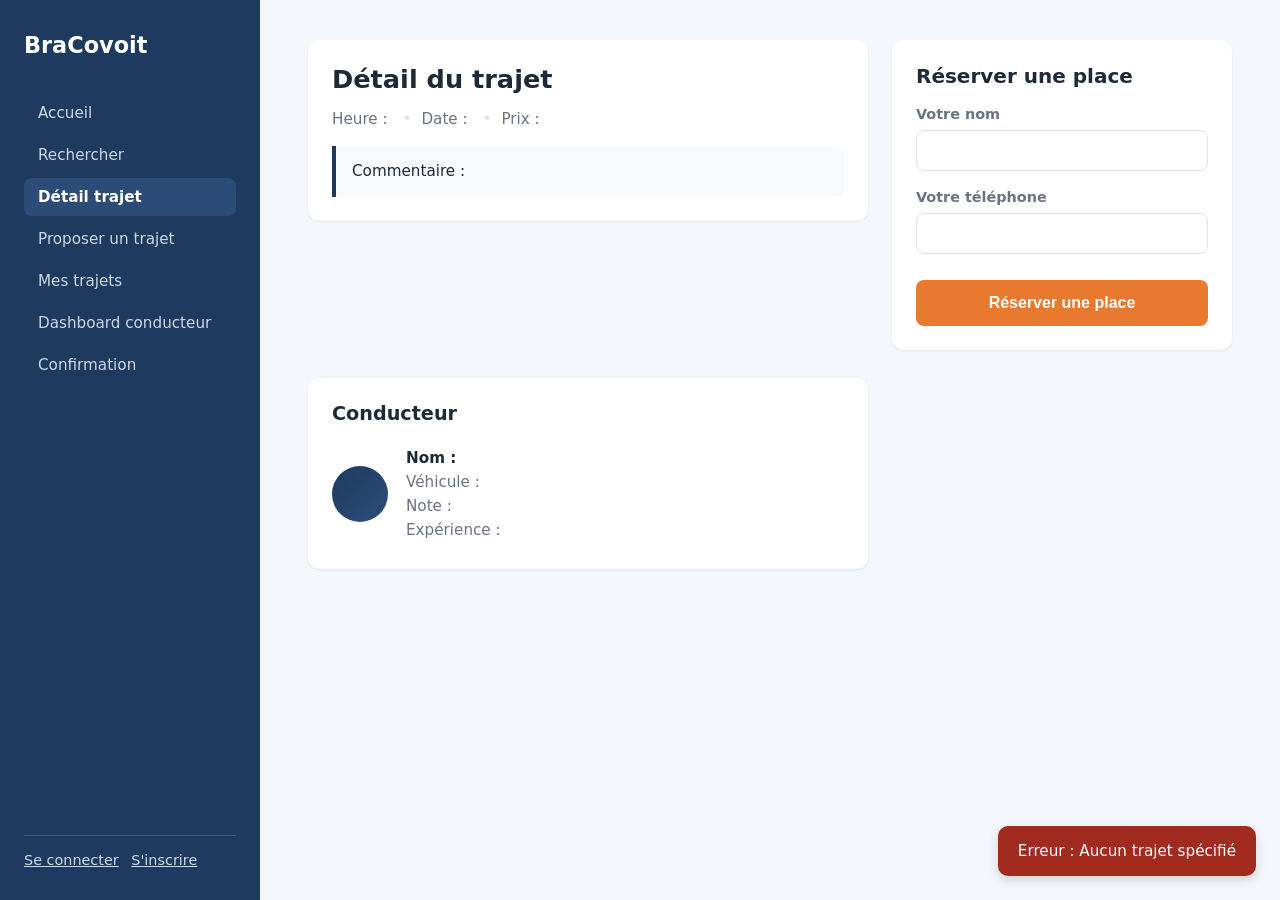
<file: frontend/trajet/trajet.html>
<!DOCTYPE html>
<html lang="fr">
<head>
  <meta charset="UTF-8">
  <meta name="viewport" content="width=device-width, initial-scale=1.0">
  <title>BraCovoit — Détail du trajet</title>
  <link rel="stylesheet" href="trajet.css">
</head>
<body id="page-trajet">

  <!-- NAVIGATION -->
  <nav class="sidebar">
    <p class="sidebar-titre">BraCovoit</p>
    <a href="../accueil/index.html">Accueil</a>
    <a href="../recherche/recherche.html">Rechercher</a>
    <a href="trajet.html" class="active">Détail trajet</a>
    <a href="../proposer/proposer.html">Proposer un trajet</a>
    <a href="../mes-trajets/mes-trajets.html">Mes trajets</a>
    <a href="../dashboard/dashboard.html">Dashboard conducteur</a>
    <a href="../confirmation/confirmation.html">Confirmation</a>

    <!-- NE PAS MODIFIER l'id — main.js y affiche l'état de connexion -->
    <div id="nav-session"></div>
  </nav>

  <main>
    <!-- =====================================================================
         ENTÊTE TRAJET
         *** NE PAS MODIFIER les id ci-dessous — main.js les utilise ***
         ===================================================================== -->
    <section class="entete-trajet card">
      <div class="entete-header">
        <h1 id="trajet-titre">Détail du trajet</h1>
        <span id="badge-places" class="badge"></span>
      </div>

      <p class="meta">
        <span class="meta-item">Heure : <span id="trajet-heure"></span></span>
        <span class="meta-item">Date : <span id="trajet-date"></span></span>
        <span class="meta-item">Prix : <span id="trajet-prix"></span></span>
      </p>

      <p class="quote">Commentaire : <span id="trajet-commentaire"></span></p>
    </section>

    <!-- =====================================================================
         FICHE CONDUCTEUR
         *** NE PAS MODIFIER les id ci-dessous ***
         ===================================================================== -->
    <section class="fiche-conducteur card">
      <h2>Conducteur</h2>
      <div class="profil">
        <div class="avatar" aria-hidden="true"></div>
        <div class="profil-infos">
          <p class="profil-nom">Nom : <span id="conducteur-nom"></span></p>
          <p>Véhicule : <span id="conducteur-vehicule"></span></p>
          <p>Note : <span id="conducteur-note"></span></p>
          <p>Expérience : <span id="conducteur-trajets"></span></p>
        </div>
      </div>
    </section>

    <!-- =====================================================================
         FORMULAIRE DE RÉSERVATION
         *** NE PAS MODIFIER les id ci-dessous — main.js les utilise ***
         ===================================================================== -->
    <form id="form-reservation" class="card">
      <h3>Réserver une place</h3>

      <label for="r-nom">Votre nom</label>
      <input type="text" id="r-nom">

      <label for="r-tel">Votre téléphone</label>
      <input type="tel" id="r-tel">

      <button type="submit" id="btn-reserver">Réserver une place</button>
    </form>

    <!-- Zone d'erreurs de validation — NE PAS MODIFIER l'id.
         main.js y injecte un <ul><li>...</li></ul> -->
    <div id="erreurs-form" class="erreurs-form" hidden></div>
  </main>

  <div id="erreur-globale" class="erreur-globale" hidden></div>

  <script src="../functions.js"></script>
  <script src="../main.js"></script>
</body>
</html>
</file>
<file: frontend/accueil/accueil.css>
* {
  margin: 0;
  padding: 0;
  box-sizing: border-box;
}

:root {
  --navy: #1a365d;
  --navy-light: #24466f;
  --paper: #fcfbfa;
  --card-border: #e2e8f0;
  --accent: #dd6b20;
  --accent-dark: #b7551a;
  --text-primary: #1a202c;
  --text-secondary: #64748b;
  --white: #ffffff;

  --success-bg: #c6f6d5;
  --success-text: #22543d;

  --font-affiche: "Space Grotesk", sans-serif;
  --font-text: "IBM Plex Sans", sans-serif;

  --rayon: 12px;
  --ombre: 0 1px 3px rgba(26, 54, 93, 0.08);
}

body {
  font-family: var(--font-text);
  color: var(--text-primary);
  background-color: var(--paper);
  line-height: 1.6;
}

h1,
h2,
h3 {
  font-family: var(--font-affiche);
  font-weight: 700;
  line-height: 1.2;
}

a {
  color: inherit;
  text-decoration: none;
}

.container {
  width: 100%;
  max-width: 1140px;
  margin-inline: auto;
  padding-inline: 24px;
}

.section {
  padding-block: 56px;
}

.section-title {
  font-size: 1.5rem;
  margin-bottom: 24px;
}

.btn {
  display: inline-block;
  padding: 12px 24px;
  border-radius: 8px;
  border: 1.5px solid transparent;
  font-family: var(--font-text);
  font-weight: 600;
  font-size: 0.9rem;
  cursor: pointer;
  transition:
    transform 0.15s ease,
    background 0.15s ease;
}

.btn:hover {
  transform: translateY(-1px);
}

.btn-primary {
  background-color: var(--accent);
  color: var(--white);
}
.btn-primary:hover {
  background: var(--accent-dark);
}

.btn-ghost-inverse:hover {
  border-color: rgba(255, 255, 255, 0.5);
  color: var(--white);
}
.btn-ghost:hover {
transform: translateY(-1px);
}

.btn-small {
  background-color: var(--accent);
  color: var(--white);
  padding: 8px 16px;
  font-size: 0.8rem;
  border-radius: 8px;
}
.btn-small:hover {
  background: var(--accent-dark);
}

.site-header {
  background: var(--white);
  border-bottom: 1px solid var(--card-border);
  position: sticky;
  top: 0;
  z-index: 20;
}

.header-inner {
  display: flex;
  align-items: center;
  justify-content: space-between;
  padding-block: 14px;
  position: relative;
}

.logo {
  font-family: var(--font-affiche);
  font-size: 1.5rem;
  font-weight: 700;
  color: var(--navy);
}

.menu-toggle {
  position: absolute;
  opacity: 0;
  pointer-events: none;
}

.burger {
  display: none;
  flex-direction: column;
  gap: 5px;
  cursor: pointer;
  padding: 8px;
}

.burger span {
  width: 22px;
  height: 2px;
  background: var(--navy);
  border-radius: 2px;
}

.main-nav {
  display: flex;
  align-items: center;
  gap: 28px;
  
}
.main-nav ul {
  display: flex;
  gap: 22px;
  list-style: none;
}

.main-nav a {
  font-size: 0.9rem;
  font-weight: 500;
  color: var(--text-secondary);
  padding-block: 4px;
  border-bottom: 2px solid transparent;
}

.main-nav a:hover {
  color: var(--navy);
  border-bottom-color: var(--accent);
}

.nav-session {
  display: flex;
  align-items: center;
  gap: 14px;
}

.lien-session {
  font-size: 0.9rem;
  font-weight: 500;
  color: var(--text-secondary);
}


.hero {
  background: var(--navy);
  color: var(--white);
}

.hero-inner {
  display: flex;
  align-items: center;
  gap: 48px;
  padding-block: 56px;
  flex-wrap: wrap;
}
.hero-text {
  flex: 1 1 420px;
}
.eyebrow {
  text-transform: uppercase;
  letter-spacing: 0.08em;
  font-size: 0.75rem;
  font-weight: 600;
  color: var(--accent);
  margin-bottom: 12px;
}
.hero-text h1 {
  font-size: clamp(1.8rem, 4vw, 2.6rem);
  margin-bottom: 16px;
}

.hero-desc {
  max-width: 460px;
  color: rgba(255, 255, 255, 0.78);
  margin-bottom: 28px;
  font-size: 0.95rem;
}

.hero-actions {
  display: flex;
  gap: 12px;
  flex-wrap: wrap;
}

.hero-visual {
  flex: 1 1 260px;
  display: flex;
  flex-direction: column;
  align-items: center;
  gap: 10px;
}

.route-line {
  width: 100%;
  max-width: 280px;
  display: flex;
  align-items: center;
  gap: 6px;
  position: relative;
}

.pin {
  width: 16px;
  height: 16px;
  background: var(--accent);
  border-radius: 50%;
  border: 3px solid var(--white);
  box-shadow: 0 0 0 2px var(--accent);
  flex-shrink: 0;
  position: relative;
  z-index: 1;
}
.route-line::before,
.route-line::after {
  content: none;
}
.pin-depart {
}

.pin-arrivee {
  margin-left: auto;
}

.route-line::before {
  content: "";
  position: absolute;
  top: 50%;
  left: 8px;
  right: 8px;
  height: 0px;
  border-top: 2px dashed rgba(255, 255, 255, 0.5);
}

.route-labels {
  width: 100%;
  max-width: 280px;
  display: flex;
  justify-content: space-between;
  font-size: 0.875rem;
  color: rgba(255, 255, 255, 0.7);
}


.grille-indicateurs {
  display: grid;
  grid-template-columns: 1fr;
  gap: 14px;
}

.carte-indicateur {
  background: var(--white);
  border: 1px solid var(--card-border);
  border-radius: var(--rayon);
  padding: 16px 20px;
  box-shadow: var(--ombre);
}

.carte-indicateur .label {
  font-size: 0.8rem;
  color: var(--text-secondary);
  margin-bottom: 6px;
}

.carte-indicateur .valeur {
  font-family: var(--font-affiche);
  font-size: 1.5rem;
  font-weight: 700;
  color: var(--navy);
  min-height: 1.2em;
}


.etapes {
  list-style: none;
  display: flex;
  flex-direction: column;
  gap: 20px;
}
.etape {
  background: var(--white);
  border: 1px solid var(--card-border);
  border-radius: var(--rayon);
  padding: 20px;
  position: relative;
  padding-left: 64px;
}

.etape-num {
  position: absolute;
  left: 18px;
  top: 18px;
  width: 32px;
  height: 32px;
  border-radius: 50%;
  background: var(--navy);
  color: var(--white);
  font-family: var(--font-affiche);
  font-weight: 700;
  display: flex;
  align-items: center;
  justify-content: center;
  font-size: 0.9rem;
}

.etape h3 {
  font-size: 1rem;
  margin-bottom: 6px;
}

.etape p {
  font-size: 0.88rem;
  color: var(--text-secondary);
}

.grille-arguments {
  display: grid;
  grid-template-columns: 1fr;
  gap: 16px;
}

.carte-argument {
  background: var(--white);
  border: 1px solid var(--card-border);
  border-radius: var(--rayon);
  padding: 22px;
  border-top: 3px solid var(--accent);
}

.carte-argument h3 {
  font-size: 1rem;
  margin-bottom: 8px;
}

.carte-argument p {
  font-size: 0.88rem;
  color: var(--text-secondary);
}

.hero {
  position: relative;
  color: var(--white);
  overflow: hidden;
}

.hero-bg {
  position: absolute;
  inset: 0;
  z-index: 0;

}

.hero-bg-image {
  width: 100%;
  height: 100%;
  object-fit: cover;
  object-position: center;
  display: block;
    border-radius: var(--rayon);
  box-shadow: 0 8px 24px rgba(0, 0, 0, 0.25);
}

.hero-gradient {
  position: absolute;
  inset: 0;
  background: linear-gradient(
    90deg,
    var(--navy) 0%,
    rgba(26, 54, 93, 0.92) 25%,
    rgba(26, 54, 93, 0.55) 50%,
    rgba(26, 54, 93, 0.15) 75%,
    rgba(26, 54, 93, 0) 100%
  );
}

.hero-inner {
  position: relative;
  z-index: 1;
}

.hero-inner {
  display: flex;
  align-items: center;
  min-height: 420px;
  padding-block: 56px;
}

.hero-text {
  flex: 1 1 480px;
  max-width: 560px;
}



.site-footer {
  background: var(--navy);
  color: rgba(255, 255, 255, 0.85);
  padding-top: 44px;
}

.footer-inner {
  display: flex;
  flex-wrap: wrap;
  gap: 32px;
  justify-content: space-between;
  padding-bottom: 28px;
}

.footer-col h4 {
  font-family: var(--font-text);
  font-size: 0.9rem;
  margin-bottom: 10px;
  color: var(--white);
}
.footer-col ul {
  list-style: none;
  display: flex;
  flex-direction: column;
  gap: 6px;
}
.footer-col a {
  font-size: 0.85rem;
  color: rgba(255, 255, 255, 0.7);
}
.footer-col a:hover {
  color: var(--accent);
}

.logo-light {
  font-family: var(--font-affiche);
  font-size: 1.1rem;
  color: var(--white);
  margin-bottom: 6px;
}

.footer-bottom {
  text-align: center;
  font-size: 0.78rem;
  padding: 16px;
  border-top: 1px solid rgba(255, 255, 255, 0.12);
  color: rgba(255, 255, 255, 0.6);
}

@media (max-width: 767) {
  .hero-gradient {
    background: linear-gradient(
      180deg,
      var(--navy) 0%,
      rgba(26, 54, 93, 0.85) 60%,
      rgba(26, 54, 93, 0.4) 100%,
    );
  }
  .hero-bg-image {
    object-position: 70% center;
  }
}

@media (min-width: 600px) {
  .grille-indicateurs {
    grid-template-columns: 1fr 1fr;
  }
  .grille-arguments {
    grid-template-columns: 1fr 1fr;
  }
  .etapes {
    flex-direction: row;
  }
  .etape {
    flex: 1;
  }
}

@media (min-width: 768px) {
  .burger {
    display: none;
  }
  .main-nav {
 display: flex;
 align-items: center;
 flex: 1;
  }

  .main-nav ul {
    display: flex;
    gap: 22px;
    list-style: none;
    flex: 1;
    justify-content: center;
  }

  .nav-session {
    display: flex;
    align-items: center;
    gap: 14px;
    flex-shrink: 0;
  }
}

@media (max-width: 851px) {
  .burger {
    display: flex;
  }

  .main-nav {
    position: absolute;
    top: 100%;
    left: 0;
    right: 0;
    background: var(--white);
    flex-direction: column;
    align-items: stretch;
    gap: 0;
    box-shadow: var(--ombre);
    max-height: 0;
    overflow: hidden;
    transition: max-height 0.2s ease;
  }

  .main-nav ul {
    flex-direction: column;
    gap: 0;
    padding: 8px 24px;
  }

  .main-nav ul li a {
    display: block;
    padding: 10px 0;
    border-bottom: 1px solid var(--card-border);
  }

  .nav-session {
    padding: 14px 24px 18px;
    border-top: 1px solid var(--card-border);
  }

  .menu-toggle:checked ~ .main-nav {
    max-height: 400px;
  }
}

@media (min-width: 1024px) {
  .grille-indicateurs {
    grid-template-columns: repeat(4, 1fr);
  }
}
</file>
<file: frontend/confirmation/confirmation.css>
:root {
  --bleu-marine: #1e3a5f;
  --bleu-marine-clair: #2c4c78;
  --orange: #e8792e;
  --orange-hover: #d5691f;
  --fond-clair: #f4f7fb;
  --blanc: #ffffff;
  --texte-fonce: #1f2937;
  --texte-gris: #6b7280;
  --bordure: #dbe2ea;

  --vert-succes: #dcfce7;
  --vert-succes-fonce: #166534;
}

*{ box-sizing:border-box; }

body#page-confirmation{
  margin: 0;
  font-family: "Segoe UI", system-ui, sans-serif;
  background: var(--fond-clair);
  color: var(--texte-fonce);
  display: flex;
  min-height: 100vh;
}

/* ---------- Sidebar de navigation ---------- */
.sidebar {
    width: 260px;
    flex-shrink: 0;
    background-color: var(--bleu-marine);
    color: var(--blanc);
    display: flex;
    flex-direction: column;
    padding: 32px 24px;
}
.sidebar-titre {
    font-size: 1.4rem;
    font-weight: 700;
    margin: 0 0 32px;
}

/* '>' est le sélecteur d'enfant direct pour cette side bar (les petits enfant a ne sont pas pris)*/
.sidebar > a {
  display:block;
  padding:10px 14px;
  margin-bottom:4px;
  border-radius:8px;
  color:#cdd8e6;
  text-decoration:none;
  font-size:.95rem;
}

.sidebar > a:hover {
    background-color: var(--bleu-marine-clair);
    color: var(--blanc);
}

.sidebar > a.active {
    background-color: var(--bleu-marine-clair);
    color: var(--blanc);
    font-weight: 600;
}

.sidebar > a:last-of-type{
    margin-bottom:auto;
}

#nav-session{
    margin-top:auto;
    padding-top:16px;
    border-top:1px solid rgba(255,255,255,.15);
    font-size:.9rem;
    color:var(--blanc);
}

#nav-session a{
    color:#cdd8e6;
    text-decoration:underline;
    margin-right:8px;
}

#nav-session a:hover{
    color:var(--blanc);
}

#nav-session:empty{
    display:none;
}

/* ---------- Contenu principal centré ---------- */
main{
    flex-grow:1;
    display:flex;
    align-items:center;
    justify-content:center;
    padding:40px 48px;
}

.bloc-confirmation{
  background: var(--blanc);
  box-shadow:0 1px 3px rgba(0,0,0,.08);
  border-radius:16px;
  padding:48px 40px;
  max-width:440px;
  width:100%;
  text-align:center;
}

.icone-succes{
  width:88px;
  height:88px;
  border-radius:50%;
  background:var(--vert-succes);
  margin:0 auto 24px;
}

.bloc-confirmation h1{
  font-size:1.6rem;
  margin:0 0 14px;
}

#confirmation-message{
  color: var(--texte-gris);
  font-size: .95rem;
  line-height: 1.6;
  margin: 0 0 32px;
}

/* ---------- Prochaines étapes ---------- */
.prochaines-etapes h2{
  font-size:13px;
  text-transform:uppercase;
  letter-spacing:0.04em;
  color: var(--texte-gris);
  margin:0 0 14px;
  font-weight:600;
}

.etape{
  display:block;
  text-decoration:none;
  border-radius:8px;
  padding:12px;
  font-size:.95rem;
  color:var(--texte-gris);
  line-height:1.6;
  font-weight:600;
  margin-bottom:10px;

  transition: background-color .2s ease, color .2s ease;
}

.etape-principale{
  background:var(--orange);
  color:#fff;
}
.etape-principale:hover{
  background:var(--orange-hover);
}

.etape:not(.etape-principale):not(.etape-discrete){
  background:#f7f9fc;
  color: var(--bleu-marine);
}
.etape:not(.etape-principale):not(.etape-discrete):hover{
  background:#e6ecf3;
}

.etape-discrete{
  color: var(--texte-gris);
  font-weight:500;
  margin-bottom:0;
}
.etape-discrete:hover{ color: var(--texte-fonce); }

/* ---------- Responsive ---------- */
@media (max-width:768px){

  body#page-confirmation{
      flex-direction:column;
  }

  .sidebar{
      width:100%;
      padding:20px;
  }

  .sidebar-titre{
      margin-bottom:20px;
  }

  main{
      padding:24px 20px;
  }

  .bloc-confirmation{
      padding:32px 24px;
  }

  #nav-session{
      margin-top:16px;
  }

}
</file>
<file: frontend/dashboard/dashboard.css>
:root {
  --bleu-marine: #1e3a5f;
  --bleu-marine-clair: #2c4c78;
  --orange: #e8792e;
  --orange-hover: #d5691f;
  --fond-clair: #f4f7fb;
  --blanc: #ffffff;
  --texte-fonce: #1f2937;
  --texte-gris: #6b7280;
  --bordure: #dbe2ea;
  --aide-fond: #eaf1fb;
}
body {
  margin: 0;
  display: flex;
  min-height: 100vh;
  font-family:  "Segoe UI", system-ui, sans-serif;;
}
/* NAVIGATION*/
.sidebar {
  width: 240px;
  background: #1e3a5f;
  color: #1f2937;
  padding: 24px 16px;
  display: flex;
  flex-direction: column;
  gap: 8px;
  flex-shrink: 0;
  position: fixed;
  top: 0;
  left: 0;
  height: 100%;
  justify-content: space-around;
  transform: translateX(-100%);
  transition: transform 0.25s ease;
  z-index: 100;
}

.sidebar > div {
  display: flex;
  flex-direction: column;
  gap: 4px;
}
.sidebar.ouverte {
  transform: translateX(0);
}
.sidebar-logo {
  font-size: 20px;
  font-weight: 700;
  color: #fff;
  margin-bottom: 24px;
}
.sidebar a {
  color: #cdd8e6;
  text-decoration: none;
  padding: 10px 14px;
  border-radius: 10px;
  font-size: 14px;
}
.sidebar a:hover {
  background-color: #334155;
  color: #fff;
}

.sidebar-links a.active {
  background-color: var(--bleu-marine-clair);
  color: var(--blanc);
}
.contenu-page {
  flex: 1;
  padding: 24px;
}

#nav-session {
  display: flex;
  flex-direction: row;
  border-top: 1px solid rgba(255, 255, 255, 0.15);
  padding-top: 16px;
  margin-top: 32px;
  color: var(--blanc);
  font-size: 0.9rem;
}

#nav-session a {
  color: #cdd8e6;
  text-decoration: underline;
  font-size: 0.9rem;
  margin-right: 8px;
}

#nav-session a:hover {
  color: var(--blanc);
}
/*Bouton humburger*/
.btn-hamburger {
  position: fixed;
  top: 2px;
  left: 2px;
  z-index: 101;
  width: 44px;
  height: 44px;
  background: #1e3a5f;
  border: none;
  padding: 0;
  border-radius: 12px;
  display: flex;
  flex-direction: column;
  align-items: center;
  justify-content: center;
  gap: 5px;
  cursor: pointer;
}

.btn-hamburger .bar {
  width: 22px;
  height: 2px;
  display: block;
  background: #fff;
  border-radius: 2px;
  flex-shrink: 0;
}

.overlay-menu {
  position: fixed;
  inset: 0;
  background: transparent;
  opacity: 0;
  pointer-events: none;
  transition: opacity 0.25s ease;
  z-index: 99;
}

.overlay-menu.visible {
  opacity: 1;
  pointer-events: auto;
}

/* CARTE INDICATEUR*/
.grille-indicateurs {
  display: grid;
  grid-template-columns: 1fr;
  gap: 16px;
  padding: 20px;
}
.carte-indicateur {
  background-color: #e8792e;
  border-radius: 15px;
  padding: 16px;
  box-shadow: 0 2px 6px rgba(0, 0, 0, 0.1);
  margin-bottom: 8px;
}

.carte-indicateur .label {
  font-size: 24px;
  color: #ffffff;
  margin-bottom: 8px;
}

.carte-indicateur .valeur {
  font-size: 24px;
  font-weight: bold;
  color: #222;
}
/*TOP CONDUCTEUR*/
#d-top-conducteurs {
  list-style: none;
  margin: 0;
  padding: 0;
  display: flex;
  flex-direction: column;
  gap: 12px;
}

#d-top-conducteurs li {
  background: #fff;
  border-radius: 16px;
  padding: 14px 18px;
  box-shadow: 0 2px 20px -4px rgba(30, 41, 59, 0.08);
  border-left: 4px solid #e2e8f0;
  color: #1e293b;
  font-size: 14px;
}

#d-top-conducteurs li strong {
  display: inline-block;
  min-width: 32px;
  color: #2563eb;
  margin-right: 8px;
  font-weight: 700;
}
/*Medaille selon la position*/
#d-top-conducteurs li:nth-child(1) {
  border-left: #facc15;
  background: #fffdf0;
}

#d-top-conducteurs li:nth-child(1) strong {
  color: #a16207;
}

#d-top-conducteurs li:nth-child(2) {
  border-left: #cbd5e1;
  background: #fffdf0;
}

#d-top-conducteurs li:nth-child(2) strong {
  color: #475569;
}

#d-top-conducteurs li:nth-child(3) {
  border-left: #f97316;
  background: #fff9f5;
}

#d-top-conducteurs li:nth-child(3)strong {
  color: #c2410c;
}
/*Trajet vedette*/
.encart-vedette {
  display: flex;
  flex-direction: column;
  position: relative;
  margin-top: 32px;
  padding: 20px 0px;
  width: 100%;
  height: 100%;
  align-items: center;
  justify-content: center;
  border-radius: 20px;
  /* background: linear-gradient(135deg, #2563eb, #f97316); */
  border: 1px solid rgb(223, 223, 223);
  background-image:
    linear-gradient(#ffffff, #ffffff), linear-gradient(135deg, #2563eb, #f97316);
  background-origin: border-box;
  background-clip: padding-box, border-box;
  /* box-shadow: 0px 8px 30px -8px rgba(37, 99, 235, 0.25); */
  overflow: hidden;
}

.encart-vedette h2 {
  margin: 0 0 16px;
  color: #1e293b;
  font-size: 18px;
}

.encart-vedette-contenu {
  display: flex;
  width: 100%;
  position: relative;
  padding-bottom: 56.25%;
  border: 2px solid transparent;

}
.encart-vedette-contenu iframe {
  position: absolute;
  width: 100%;
  height: 100%;
  border: 0;
  border-radius: 15px;
  object-fit: cover;
  flex-shrink: 0;
  border: 2px solid transparent;
  
}

.encart-vedette-texte {
  flex: 1;
  min-width: 200px;
  color: #000000;
  font-size: 15px;
  font-weight: 500;
  line-height: 1.5;
}

.encart-vedette:hover {
  transform: translateY(-2px);
  transition: transform 0.2 ease;
}

/*TABLEAU PAR QUARTIER*/
.section-quartier h2 {
  padding-left: 16px;
  margin-bottom: 12px;
}
.Tableau-contenu {
  width: 100%;
  border-collapse: collapse;
  font-size: 14px;
}

.Tableau-contenu thead {
  padding: 12px 16px;
  border-bottom: 1px solid #e2e8f0;
}

.Tableau-contenu thead:nth-of-type(2),
.Tableau-contenu thead:nth-of-type(3) {
  font-variant-numeric: tabular-nums;
}

.Tableau-contenu thead:nth-of-type(3) {
  font-weight: 600;
  color: #1e293b;
}

.Tableau-elements {
  background-color: #e8792e;
  color: #fff;
  text-align: left;
  padding: 12px 16px;
  font-weight: 600;
}
/*²alignement à droit*/
.Tableau-elements:nth-of-type(2),
.Tableau-elements:nth-of-type(3) {
  text-align: left;
}
.Tableau-contenu thead:nth-of-type(2),
.Tableau-contenu thead:nth-of-type(3) {
  text-align: left;
  font-variant-numeric: tabular-nums;
}

.Tableau-contenu thead:nth-of-type(3) {
  font-weight: 600;
  color: #1e293b;
}
/*ALTERNANCE DE LIGNES*/
.Tableau-contenu tbody tr:nth-child(even) {
  background-color: #f8fafc;
}
.Tableau-contenu tbody tr:hover {
  background-color: #eff6ff;
}

/*Responsive*/

@media (min-width: 640px) {
  .grille-indicateurs {
    grid-template-columns: repeat(5, 1fr);
  }
}

@media (min-width: 1024px) {
  .grille-indicateurs {
    grid-template-columns: repeat(5, 1fr);
  }
}

@media (max-width: 480px) {
  .sidebar {
    width: 85%;
  }
}
@media (max-width: 600px) {
  .contenu-page {
    padding: 16px 16px 16px 64px;
  }
}
@media (max-width: 500px) {
  .encart-vedette-contenu {
    flex-direction: column;
    align-items: flex-start;
  }
}
@media (max-width: 480px) {
  #d-top-conducteurs li {
    padding: 10px 14px;
    font-size: 13px;
  }
}
@media (max-width: 600px) {
  .Tableau-contenu thead {
    display: none;
  }
  .Tableau-contenu,
  .Tableau-contenu tbody,
  .Tableau-contenu tr,
  .Tableau-contenu td {
    display: block;
    width: 100%;
  }
  .Tableau-contenu tbody tr {
    margin-bottom: 12px;
    overflow: hidden;
  }
  .Tableau-contenu td {
    padding: 8px 16px 8px 45px;
    border-bottom: none;
    position: relative;
    text-align: left;
  }
  .Tableau-contenu td:nth-of-type(1)::before {
    content: "Quartier : ";
    font-weight: 600;
    color: #64748b;
    position: absolute;
    left: 16;
  }
  .Tableau-contenu td:nth-of-type(2)::before {
    content: "Trajet : ";
    font-weight: 600;
    color: #64748b;
    position: absolute;
    left: 16;
  }
  .Tableau-contenu td:nth-of-type(3)::before {
    content: "Prix moyen : ";
    font-weight: 600;
    color: #64748b;
    position: absolute;
    left: 16;
  }
}
</file>
<file: frontend/inscription/inscription.css>
:root {
  --bleu-marine: #1e3a5f;
  --bleu-marine-clair: #2c4c78;
  --orange: #e8792e;
  --orange-hover: #d5691f;
  --fond-clair: #f4f7fb;
  --blanc: #ffffff;
  --texte-fonce: #1f2937;
  --texte-gris: #6b7280;
  --bordure: #dbe2ea;
}

* {
  box-sizing: border-box;
}

body#page-inscription {
  margin: 0;
  min-height: 100vh;
  display: flex;
  font-family: "Segoe UI", system-ui, sans-serif;
  background-color: var(--fond-clair);
  color: var(--texte-fonce);
}

/* =========================
   SIDEBAR
========================= */

.sidebar {
  width: 260px;
  flex-shrink: 0;
  background-color: var(--bleu-marine);
  color: var(--blanc);
  display: flex;
  flex-direction: column;
  padding: 32px 24px;
}

.sidebar-logo {
  font-size: 1.4rem;
  font-weight: 700;
  margin: 0 0 32px;
}

.sidebar-links {
  list-style: none;
  padding: 0;
  margin: 0;
  display: flex;
  flex-direction: column;
  gap: 5px;
  flex-grow: 1;
}

.sidebar-links a {
  display: block;
  padding: 10px 14px;
  border-radius: 8px;
  color: #cdd8e6;
  text-decoration: none;
  font-size: 0.95rem;
}

.sidebar-links a:hover,
.sidebar-links a.active {
  background-color: var(--bleu-marine-clair);
  color: var(--blanc);
}

#nav-session {
  border-top: 1px solid rgba(255,255,255,0.2);
  padding-top: 16px;
}
#nav-session a {
  color: #cdd8e6;
  font-size: 0.95rem;
}
#nav-session a:hover {
  color: var(--texte-gris);
  text-decoration: underline;
}

main {
  flex: 1;
  flex-direction: column;
  padding: 40px 48px;
  display: flex;
  justify-content: center;
  align-items: center;
}

/* FORMULAIRE */

#form-inscription {
  width: 100%;
  max-width: 450px;
  background-color: var(--blanc);
  padding: 35px;
  border-radius: 12px;
  box-shadow: 0 2px 8px rgba(0,0,0,0.08);
  display: flex;
  flex-direction: column;
  gap: 12px;
}

#form-inscription::before {
  content: "Créer un compte";
  font-size: 1.5rem;
  font-weight: 700;
  color: var(--bleu-marine);
  text-align: center;
  margin-bottom: 15px;
}

#form-inscription label {
  font-weight: 600;
  color: var(--texte-fonce);
  margin-top: 8px;
}

#form-inscription input {
  width: 100%;
  padding: 12px;
  border: 1px solid var(--bordure);
  border-radius: 8px;
  font-size: 1rem;
}

#form-inscription input:focus {
  outline: none;
  border-color: var(--orange);
}

#form-inscription button {
  margin-top: 20px;
  padding: 12px;
  border: none;
  border-radius: 8px;
  background-color: var(--orange);
  color: var(--blanc);
  font-size: 1rem;
  font-weight: 600;
  cursor: pointer;
}

#form-inscription button:hover {
  background-color: var(--orange-hover);
}
/*ERREUr */

#erreurs-form {
  max-width: 450px;
  margin-top: 20px;
  padding: 12px;
  background-color: #fee2e2;
  color: #991b1b; 
  border-radius: 8px;
}

#erreurs-form ul {
  margin: 0;
  padding-left: 20px;
}

/* RESPONSIVE */

@media(max-width:768px){

  body#page-inscription {
    flex-direction: column;
  }

  .sidebar {
    width:100%;
    padding:20px;
  }

  main {
    padding:25px 20px;
  }

  #form-inscription {
    padding:25px;
  }
}
</file>
<file: frontend/login/login.css>
:root {
  --bleu-marine: #1e3a5f;
  --bleu-marine-clair: #2c4c78;
  --orange: #e8792e;
  --orange-hover: #d5691f;
  --fond-clair: #f4f7fb;
  --blanc: #ffffff;
  --texte-fonce: #1f2937;
  --texte-gris: #6b7280;
  --bordure: #dbe2ea;
}


* {
  box-sizing: border-box;
}


body#page-login {
  margin: 0;
  min-height: 100vh;
  display: flex;
  font-family: "Segoe UI", system-ui, sans-serif;
  background-color: var(--fond-clair);
  color: var(--texte-fonce);
}


/* =========================
   SIDEBAR
========================= */

.sidebar {
  width: 260px;
  flex-shrink: 0;
  background-color: var(--bleu-marine);
  color: var(--blanc);
  display: flex;
  flex-direction: column;
  padding: 32px 24px;
}


.sidebar-logo {
  font-size: 1.4rem;
  font-weight: 700;
  margin: 0 0 32px;
}


.sidebar-links {
  list-style: none;
  padding: 0;
  margin: 0;
  display: flex;
  flex-direction: column;
  gap: 5px;
  flex-grow: 1;
}


.sidebar-links a {
  display: block;
  padding: 10px 14px;
  border-radius: 8px;
  color: #cdd8e6;
  text-decoration: none;
  font-size: 0.95rem;
}


.sidebar-links a:hover,
.sidebar-links a.active {
  background-color: var(--bleu-marine-clair);
  color: var(--blanc);
}


#nav-session {
  border-top: 1px solid rgba(255,255,255,0.2);
  padding-top: 16px;
}

#nav-session a {
  color: #cdd8e6;
  font-size: 0.95rem;
}
#nav-session a:hover {
  color: var(--texte-gris);
  text-decoration: underline;
}


/* =========================
   MAIN
========================= */

main {
  flex: 1;
  padding: 40px 48px;
  flex-direction: column;
  display: flex;
  justify-content: center;
  align-items: center;
}


/* =========================
   FORMULAIRE LOGIN
========================= */

#form-login {
  width: 100%;
  max-width: 450px;
  background-color: var(--blanc);
  padding: 35px;
  border-radius: 12px;
  box-shadow: 0 2px 8px rgba(0,0,0,0.08);

  display: flex;
  flex-direction: column;
  gap: 12px;
}


#form-login::before {
  content: "Connexion";
  font-size: 1.5rem;
  font-weight: 700;
  color: var(--bleu-marine);
  text-align: center;
  margin-bottom: 15px;
}


#form-login label {
  font-weight: 600;
  color: var(--texte-fonce);
  margin-top: 8px;
}


#form-login input {

  width: 100%;
  padding: 12px;

  border: 1px solid var(--bordure);
  border-radius: 8px;

  font-size: 1rem;
}


#form-login input:focus {

  outline: none;
  border-color: var(--orange);

}


#form-login button {

  margin-top: 20px;

  padding: 12px;

  border: none;
  border-radius: 8px;

  background-color: var(--orange);

  color: var(--blanc);

  font-size: 1rem;
  font-weight: 600;

  cursor: pointer;
}


#form-login button:hover {

  background-color: var(--orange-hover);

}



/* =========================
   ERREURS
========================= */

#erreurs-form {

  max-width: 450px;

  margin-top: 20px;

  padding: 12px;

  background-color: #fee2e2;

  color: #991b1b;

  border-radius: 8px;

}


#erreurs-form ul {

  margin: 0;

  padding-left: 20px;

}



/* =========================
   LIEN INSCRIPTION
========================= */

.register-link {

  margin-top: 20px;

  text-align: center;

}


.register-link a {

  color: var(--orange);

  font-weight: 600;

  text-decoration: none;

}


.register-link a:hover {

  text-decoration: underline;

}



/* =========================
   RESPONSIVE
========================= */

@media(max-width:768px){

  body#page-login {

    flex-direction: column;

  }


  .sidebar {

    width:100%;

    padding:20px;

  }


  main {

    padding:25px 20px;

  }


  #form-login {

    padding:25px;

  }

}
</file>
<file: frontend/mes-trajets/mes-trajets.css>
:root {
  --bleu-marine: #1e3a5f;
  --bleu-marine-clair: #2c4c78;
  --orange: #e8792e;
  --orange-hover: #d5691f;
  --fond-clair: #f4f7fb;
  --blanc: #ffffff;
  --texte-fonce: #1f2937;
  --texte-gris: #6b7280;
  --bordure: #dbe2ea;
}

* {
  box-sizing: border-box;
}

body#page-mes-trajets {
  margin: 0;
  font-family: "Segoe UI", system-ui, sans-serif;
  display: flex;
  min-height: 100vh;
  background-color: var(--fond-clair);
  color: var(--texte-fonce);
}

/*** Sidebar */

.sidebar {
  width: 260px;
  flex-shrink: 0;
  background-color: var(--bleu-marine);
  color: var(--blanc);
  display: flex;
  flex-direction: column;
  padding: 32px 24px;
}

.sidebar-logo {
  font-size: 1.4rem;
  font-weight: 700;
  margin: 0 0 32px 0;
}

.sidebar-links {
  list-style: none;
  margin: 0;
  padding: 0;
  display: flex;
  flex-direction: column;
  gap: 4px;
  flex-grow: 1;
}

.sidebar-links a {
  display: block;
  padding: 10px 14px;
  border-radius: 8px;
  color: #cdd8e6;
  text-decoration: none;
  font-size: 0.95rem;
}

.sidebar-links a:hover,
.sidebar-links a.active {
  background-color: var(--bleu-marine-clair);
  color: var(--blanc);
}

#nav-session {
  border-top: 1px solid rgba(255, 255, 255, 0.15);
  padding-top: 16px;
  margin-top: 16px;
}

#nav-session a {
  color: #cdd8e6;
  text-decoration: underline;
  font-size: 0.9rem;
  margin-right: 8px;
}

#nav-session a:visited {
  color: #cdd8e6;
}

#nav-session a:hover {
  color: var(--blanc);
}

/*****Contenu principal **** */

main {
  flex-grow: 1;
  padding: 40px 48px;
}

main h1 {
  margin: 0 0 24px 0;
  font-size: 1.6rem;
}

/****Rechercher****/

.barre-recherche-tel {
  background-color: var(--blanc);
  border-radius: 12px;
  padding: 24px;
  box-shadow: 0 1px 3px rgba(0, 0, 0, 0.08);
  display: flex;
  align-items: center;
  gap: 16px;
  flex-wrap: wrap;
}

#mt-tel,
#mt-filtre-statut {
  padding: 10px 12px;
  border: 1px solid var(--bordure);
  border-radius: 8px;
  font-size: 1rem;
  font-family: inherit;
  color: var(--texte-fonce);
  background-color: var(--blanc);
}

#mt-tel {
  flex: 1;
  min-width: 220px;
}

#mt-tel:focus,
#mt-filtre-statut:focus {
  outline: none;
  border-color: var(--orange);
}

#btn-charger-mestrajets {
  background-color: var(--orange);
  color: var(--blanc);
  border: none;
  border-radius: 8px;
  padding: 12px 20px;
  font-size: 1rem;
  font-weight: 600;
  cursor: pointer;
}

#btn-charger-mestrajets:hover {
  background-color: var(--orange-hover);
}

.total-depense {
  margin-top: 24px;
  background-color: var(--blanc);
  border-radius: 12px;
  padding: 24px;
  box-shadow: 0 1px 3px rgba(0, 0, 0, 0.08);
}

.total-depense strong {
  display: block;
  margin-top: 8px;
  font-size: 1.8rem;
  color: var(--orange);
}

/* Liste réservations  */

#mt-liste {
  margin-top: 24px;
  display: grid;
  grid-template-columns: repeat(auto-fit, minmax(280px, 1fr));
  gap: 20px;
}

.carte-reservation {
  background-color: var(--blanc);
  border-radius: 12px;
  padding: 24px;
  box-shadow: 0 1px 3px rgba(0, 0, 0, 0.08);
}

.carte-reservation h3 {
  margin-top: 0;
}

.statut {
  display: inline-block;
  padding: 6px 12px;
  border-radius: 20px;
  font-size: 0.85rem;
  font-weight: 600;
}

.statut-effectue {
  background-color: #dcfce7;
  color: #166534;
}

.statut-en_attente {
  background-color: #fef3c7;
  color: #92400e;
}

.statut-annule {
  background-color: #fee2e2;
  color: #991b1b;
}

/* ---------- RESPONSSIVE DESIGN ---------- */

@media (max-width: 768px) {
  body#page-mes-trajets {
    flex-direction: column;
  }

  .sidebar {
    width: 100%;
    padding: 20px;
  }

  main {
    padding: 24px 20px;
  }

  .barre-recherche-tel {
    flex-direction: column;
    align-items: stretch;
  }

  #btn-charger-mestrajets {
    width: 100%;
  }
}
</file>
<file: frontend/proposer/proposer.css>
:root {
    --bleu-marine: #1e3a5f;
    --bleu-marine-clair: #2c4c78;
    --orange: #e8792e;
    --orange-hover: #d5691f;
    --fond-clair: #f4f7fb;
    --blanc: #ffffff;
    --texte-fonce: #1f2937;
    --texte-gris: #6b7280;
    --bordure: #dbe2ea;
    --aide-fond: #eaf1fb;
}

* {
    box-sizing: border-box;
}

body#page-proposer {
    margin: 0;
    font-family: "Segoe UI", system-ui, sans-serif;
    display: flex;
    min-height: 100vh;
    background-color: var(--fond-clair);
    color: var(--texte-fonce);
}

/* ---------- Sidebar ---------- */

.sidebar {
    width: 260px;
    flex-shrink: 0;
    background-color: var(--bleu-marine);
    color: var(--blanc);
    display: flex;
    flex-direction: column;
    padding: 32px 24px;
}

.sidebar-logo {
    font-size: 1.4rem;
    font-weight: 700;
    margin: 0 0 32px 0;
}

.sidebar-links {
    list-style: none;
    margin: 0;
    padding: 0;
    display: flex;
    flex-direction: column;
    gap: 4px;
    flex-grow: 1;
}

.sidebar-links a {
    display: block;
    padding: 10px 14px;
    border-radius: 8px;
    color: #cdd8e6;
    text-decoration: none;
    font-size: 0.95rem;
}

.sidebar-links a:hover {
    background-color: var(--bleu-marine-clair);
    color: var(--blanc);
}

.sidebar-links a.active {
    background-color: var(--bleu-marine-clair);
    color: var(--blanc);
    font-weight: 600;
}

#nav-session {
    border-top: 1px solid rgba(255, 255, 255, 0.15);
    padding-top: 16px;
    margin-top: 16px;
    color: var(--blanc);
    font-size: 0.9rem;
}

#nav-session a {
    color: #cdd8e6;
    text-decoration: underline;
    font-size: 0.9rem;
    margin-right: 8px;
}

#nav-session a:hover {
    color: var(--blanc);
}

/* ---------- Contenu principal ---------- */

main {
    flex-grow: 1;
    padding: 40px 48px;
}

main h1 {
    margin: 0 0 24px 0;
    font-size: 1.6rem;
}

/* ---------- Formulaire ---------- */

#form-proposer {
    background-color: var(--blanc);
    border-radius: 12px;
    padding: 32px;
    max-width: 640px;
    box-shadow: 0 1px 3px rgba(0, 0, 0, 0.08);
    display: flex;
    flex-direction: column;
    gap: 20px;
}

.form-row {
    display: flex;
    gap: 20px;
}

.form-field {
    flex: 1;
    display: flex;
    flex-direction: column;
    gap: 6px;
}

label {
    font-size: 0.9rem;
    font-weight: 600;
    color: var(--texte-gris);
}

select, input[type="text"], input[type="number"] {
    padding: 10px 12px;
    border: 1px solid var(--bordure);
    border-radius: 8px;
    font-size: 1rem;
    font-family: inherit;
    color: var(--texte-fonce);
    background-color: var(--blanc);
}

select:focus, input:focus {
    outline: none;
    border-color: var(--orange);
}

button[type="submit"] {
    background-color: var(--orange);
    color: var(--blanc);
    border: none;
    border-radius: 8px;
    padding: 14px;
    font-size: 1rem;
    font-weight: 600;
    cursor: pointer;
}

button[type="submit"]:hover {
    background-color: var(--orange-hover);
}

/* ---------- Erreurs ---------- */

.erreurs-form {
    max-width: 640px;
    margin-top: 16px;
    background-color: #fdecea;
    border: 1px solid #f5b5ac;
    border-radius: 8px;
    padding: 16px 20px;
    color: #a12b1f;
}

.erreurs-form ul {
    margin: 0;
    padding-left: 20px;
}

/* ---------- Bloc d'aide ---------- */

.bloc-aide {
    max-width: 640px;
    margin-top: 20px;
    background-color: var(--aide-fond);
    border-radius: 10px;
    padding: 18px 20px;
    color: #33526f;
    font-size: 0.9rem;
    line-height: 1.5;
}

.bloc-aide p {
    margin: 0;
}

/* ---------- Responsive ---------- */

@media (max-width: 768px) {
    body#page-proposer {
        flex-direction: column;
    }

    .sidebar {
        width: 100%;
        padding: 20px;
    }

    main {
        padding: 24px 20px;
    }

    .form-row {
        flex-direction: column;
    }
}
</file>
<file: frontend/recherche/recherche.css>
:root {
  --bleu-marine: #1e3a5f;
  --bleu-marine-clair: #2c4c78;
  --orange: #e8792e;
  --fond-clair: #f4f7fb;
  --blanc: #ffffff;
  --texte: #1f2937;
  --bordure: #dbe2ea;
}

* {
  box-sizing: border-box;
}

body#page-recherche {
  margin: 0;
  min-height: 100vh;
  display: flex;
  font-family: "Segoe UI", sans-serif;
  background: var(--fond-clair);
  color: var(--texte);
}

/**SIDEBAR*/

.sidebar {
  width: 260px;
  min-height: 100vh;
  flex-shrink: 0;
  background-color: var(--bleu-marine);
  color: var(--blanc);
  display: flex;
  flex-direction: column;
  padding: 32px 24px;
}

.sidebar-logo {
  font-size: 1.4rem;
  font-weight: 700;
  margin: 0 0 32px;

}
.sidebar-links {
  list-style: none;
  padding: 0;
  margin: 0;
  display: flex;
  flex-direction: column;
  gap: 5px;
  flex-grow: 1;
}

.sidebar-links a {
  display: block;
  padding: 10px 14px;
  border-radius: 8px;
  color: #cdd8e6;
  text-decoration: none;
  font-size: 0.95rem;
}

.sidebar-links a:hover,
.sidebar-links a.active {
  background-color: var(--bleu-marine-clair);
  color: var(--blanc)
}

#nav-session {
  border-top: 1px solid rgba(255,255,255,0.2);
  padding-top: 16px;
}
 
#nav-session a{   
    color: #cdd8e6;
    font-size: 0.95rem;
}
#nav-session a:hover {
    color: #657386;;
    text-decoration: underline;
}

main {
  flex: 1;
  padding: 40px;
}

/* BARRE FILTRES*/
.barre-filtres {
  background: var(--blanc);
  padding: 20px;
  border-radius: 12px;
  display: flex;
  gap: 15px;
  margin-bottom: 30px;
}

.barre-filtres select,
.barre-filtres input {
  flex: 1;
  padding: 12px;
  border: 1px solid var(--bordure);
  border-radius: 8px;
}

.barre-filtres button {
  padding: 12px 25px;
  border: none;
  border-radius: 8px;
  background: var(--orange);
  color: white;
  cursor: pointer;

}
.barre-filtres button:hover {
  background: #d5691f;
}
/*CARTES TRAJETS*/
#liste-trajets {
  display: grid;
  grid-template-columns: repeat(3, 1fr);
  gap: 20px;

}
.carte-trajet {
  background: white;
  padding: 20px;
  border-radius: 12px;
  box-shadow: 0 2px 8px rgba(0,0,0,0.08)
}
.carte-trajet h3 {
  color: var(--bleu-marine);
}
.heure {
  font-weight: bold;
}
.prix {
  color: var(--orange);
  font-weight: bold;
}

/*BADGES*/

.badge {
  display: inline-block;
  padding: 5px 10px;
  border-radius: 20px;
  font-size: 0.85rem;
}

.badge-dispo {
  background: #dcfce7;
  color: #166534;
}

.badge-limite {
  background: #fef3c7;
  color: #92400e;

}

.badge-complet {

  background: #fee2e2;
  color: #991b1b;

}

/*BOUTON VOIR*/

.btn-voir {

  display: inline-block;
  margin-top: 15px;
  color: var(--orange);
  text-decoration: none;
  font-weight: bold;
}

.aucun-resultat {
  text-align: center;
  padding: 40px;
}

/*RESPONSIVE*/
@media(max-width:768px){
  body#page-recherche {
    flex-direction: column;
  }
  .sidebar {
    width: 100%;
    min-height: auto;
  }

  main {
    padding: 20px;
  }

  .barre-filtres {
    flex-direction: column;
  }

  #liste-trajets {
    grid-template-columns: 1fr;
  }

}
</file>
<file: frontend/trajet/trajet.css>
:root {
  --bleu-marine: #1e3a5f;
  --bleu-marine-clair: #2c4c78;
  --orange: #e8792e;
  --orange-hover: #d5691f;
  --fond-clair: #f4f7fb;
  --blanc: #ffffff;
  --texte-fonce: #1f2937;
  --texte-gris: #6b7280;
  --bordure: #dbe2ea;

  --badge-dispo-fond: #dcfce7;
  --badge-dispo-texte: #166534;

  --badge-limite-fond: #fef3c7;
  --badge-limite-texte: #92400e;

  --badge-complet-fond: #fee2e2;
  --badge-complet-texte: #991b1b;
}

* {
  box-sizing: border-box;
}

body#page-trajet {
  margin: 0;
  font-family: "Segoe UI", system-ui, sans-serif;
  display: flex;
  min-height: 100vh;
  background-color: var(--fond-clair);
  color: var(--texte-fonce);
}

/* ---------- Sidebar ---------- */

.sidebar {
  width: 260px;
  flex-shrink: 0;
  background-color: var(--bleu-marine);
  color: var(--blanc);
  display: flex;
  flex-direction: column;
  padding: 32px 24px;
  gap: 4px;
}

.sidebar-titre {
    font-size: 1.4rem;
    font-weight: 700;
    margin: 0 0 32px 0;
}

.sidebar > a {
  display: block;
  padding: 10px 14px;
  border-radius: 8px;
  color: #cdd8e6;
  text-decoration: none;
  font-size: 0.95rem;
  margin: 0;
}

.sidebar > a:hover {
  background-color: var(--bleu-marine-clair);
  color: var(--blanc);
}

.sidebar > a.active {
  background-color: var(--bleu-marine-clair);
  color: var(--blanc);
  font-weight: 600;
}

.sidebar > a:last-of-type {
    margin-bottom: auto;
}

#nav-session {
  margin-top: auto;
  padding-top: 16px;
  margin-top: 16px;
  border-top: 1px solid rgba(255,255,255,0.15);
  font-size: 0.9rem;
}

#nav-session a {
  color: #cdd8e6;
  text-decoration: underline;
  margin-right: 8px;
}

#nav-session a:hover {
  color: var(--blanc);
}

#nav-session:empty {
  display: none;
}

/* ---------- Contenu principal ---------- */

main {
  flex-grow: 1;
  padding: 40px 48px;
  display: grid;
  grid-template-columns: 1fr 340px;
  grid-template-areas:
    "entete form"
    "conducteur form"
    "erreurs form";
  gap: 24px;
  align-items: start;
}

/* ---------- Cartes ---------- */

.card {
  background-color: var(--blanc);
  border-radius: 12px;
  padding: 24px;
  box-shadow: 0 1px 3px rgba(0,0,0,0.08);
}

/* ---------- Entête trajet ---------- */

.entete-trajet {
  grid-area: entete;
}

.entete-header {
  display: flex;
  justify-content: space-between;
  align-items: flex-start;
  gap: 16px;
}

.entete-trajet h1 {
  margin: 0 0 16px;
  font-size: 1.6rem;
}

.meta {
  margin: 0 0 18px;
  color: var(--texte-gris);
  font-size: 0.95rem;
}

.meta-item + .meta-item::before {
  content: "•";
  margin: 0 10px;
  color: var(--bordure);
}

.quote {
  margin: 0;
  padding: 14px 16px;
  border-left: 4px solid var(--bleu-marine);
  border-radius: 0 8px 8px 0;
  background-color: #f7f9fc;
  font-size: 0.95rem;
  color: var(--texte-fonce);
  line-height: 1.5;
}

/* ---------- Badges ---------- */

.badge {
  flex-shrink: 0;
  display: inline-block;
  padding: 6px 12px;
  border-radius: 20px;
  font-size: 0.85rem;
  font-weight: 600;
  white-space: nowrap;
}

.badge-dispo {
  background-color: var(--badge-dispo-fond);
  color: var(--badge-dispo-texte);
}

.badge-limite {
  background-color: var(--badge-limite-fond);
  color: var(--badge-limite-texte);
}

.badge-complet {
  background-color: var(--badge-complet-fond);
  color: var(--badge-complet-texte);
}

/* ---------- Fiche conducteur ---------- */

.fiche-conducteur {
  grid-area: conducteur;
}

.fiche-conducteur h2 {
  margin: 0 0 18px;
  font-size: 1.2rem;
}

.profil {
  display: flex;
  align-items: center;
  gap: 18px;
}

.avatar {
  width: 56px;
  height: 56px;
  flex-shrink: 0;
  border-radius: 50%;
  background: linear-gradient(
    135deg,
    var(--bleu-marine),
    var(--bleu-marine-clair)
  );
}

.profil-infos {
  flex: 1;
}

.profil-infos p {
  margin: 6px 0;
  color: var(--texte-gris);
  font-size: 0.95rem;
}

.profil-nom {
  font-weight: 700;
  color: var(--texte-fonce) !important;
}

/* ---------- Formulaire ---------- */

#form-reservation {
  grid-area: form;
  display: flex;
  flex-direction: column;
  gap: 18px;
}

#form-reservation h3 {
  margin: 0;
  font-size: 1.25rem;
}

#form-reservation label {
  font-size: 0.9rem;
  font-weight: 600;
  color: var(--texte-gris);
  margin-bottom: -10px;
}

#form-reservation input {
  width: 100%;
  padding: 10px 12px;
  border: 1px solid var(--bordure);
  border-radius: 8px;
  font-size: 1rem;
  font-family: inherit;
  color: var(--texte-fonce);
  background-color: var(--blanc);
}

#form-reservation input:focus {
  outline: none;
  border-color: var(--orange);
}

#btn-reserver {
  margin-top: 8px;
  width: 100%;
  padding: 14px;
  border: none;
  border-radius: 8px;
  background-color: var(--orange);
  color: var(--blanc);
  font-size: 1rem;
  font-weight: 600;
  cursor: pointer;
}

#btn-reserver:hover:not(:disabled) {
  background-color: var(--orange-hover);
}

#btn-reserver:disabled {
  background-color: #c9c9c9;
  cursor: not-allowed;
}

/* ---------- Erreurs ---------- */

.erreurs-form {
  grid-area: erreurs;
  max-width: 100%;
  background-color: #fdecea;
  border: 1px solid #f5b5ac;
  border-radius: 8px;
  padding: 16px 20px;
  color: #a12b1f;
}

.erreurs-form ul {
  margin: 0;
  padding-left: 20px;
}

.erreurs-form li + li {
  margin-top: 6px;
}

/* ---------- Erreur globale ---------- */

.erreur-globale {
  position: fixed;
  right: 24px;
  bottom: 24px;
  max-width: 340px;
  padding: 16px 20px;
  border-radius: 10px;
  background-color: #a12b1f;
  color: var(--blanc);
  box-shadow: 0 4px 12px rgba(0, 0, 0, 0.15);
  font-size: 0.95rem;
  z-index: 1000;
}

/* ---------- Responsive ---------- */

@media (max-width: 768px) {

  body#page-trajet {
    flex-direction: column;
  }

  .sidebar {
    width: 100%;
    padding: 20px;
  }

  .sidebar-titre {
    margin-bottom: 20px;
  }

  main {
    padding: 24px 20px;
    grid-template-columns: 1fr;
    grid-template-areas:
      "entete"
      "conducteur"
      "form"
      "erreurs";
  }

  .entete-header {
    flex-direction: column;
    align-items: flex-start;
  }

  .meta-item {
    display: block;
    margin-bottom: 6px;
  }

  .meta-item::before,
  .meta-item + .meta-item::before {
    content: "";
    margin: 0;
  }

  .profil {
    flex-direction: column;
    align-items: flex-start;
  }

  .avatar {
    margin-bottom: 4px;
  }

  #btn-reserver {
    width: 100%;
  }

  .erreur-globale {
    left: 20px;
    right: 20px;
    bottom: 20px;
    max-width: none;
  }
}
</file>
